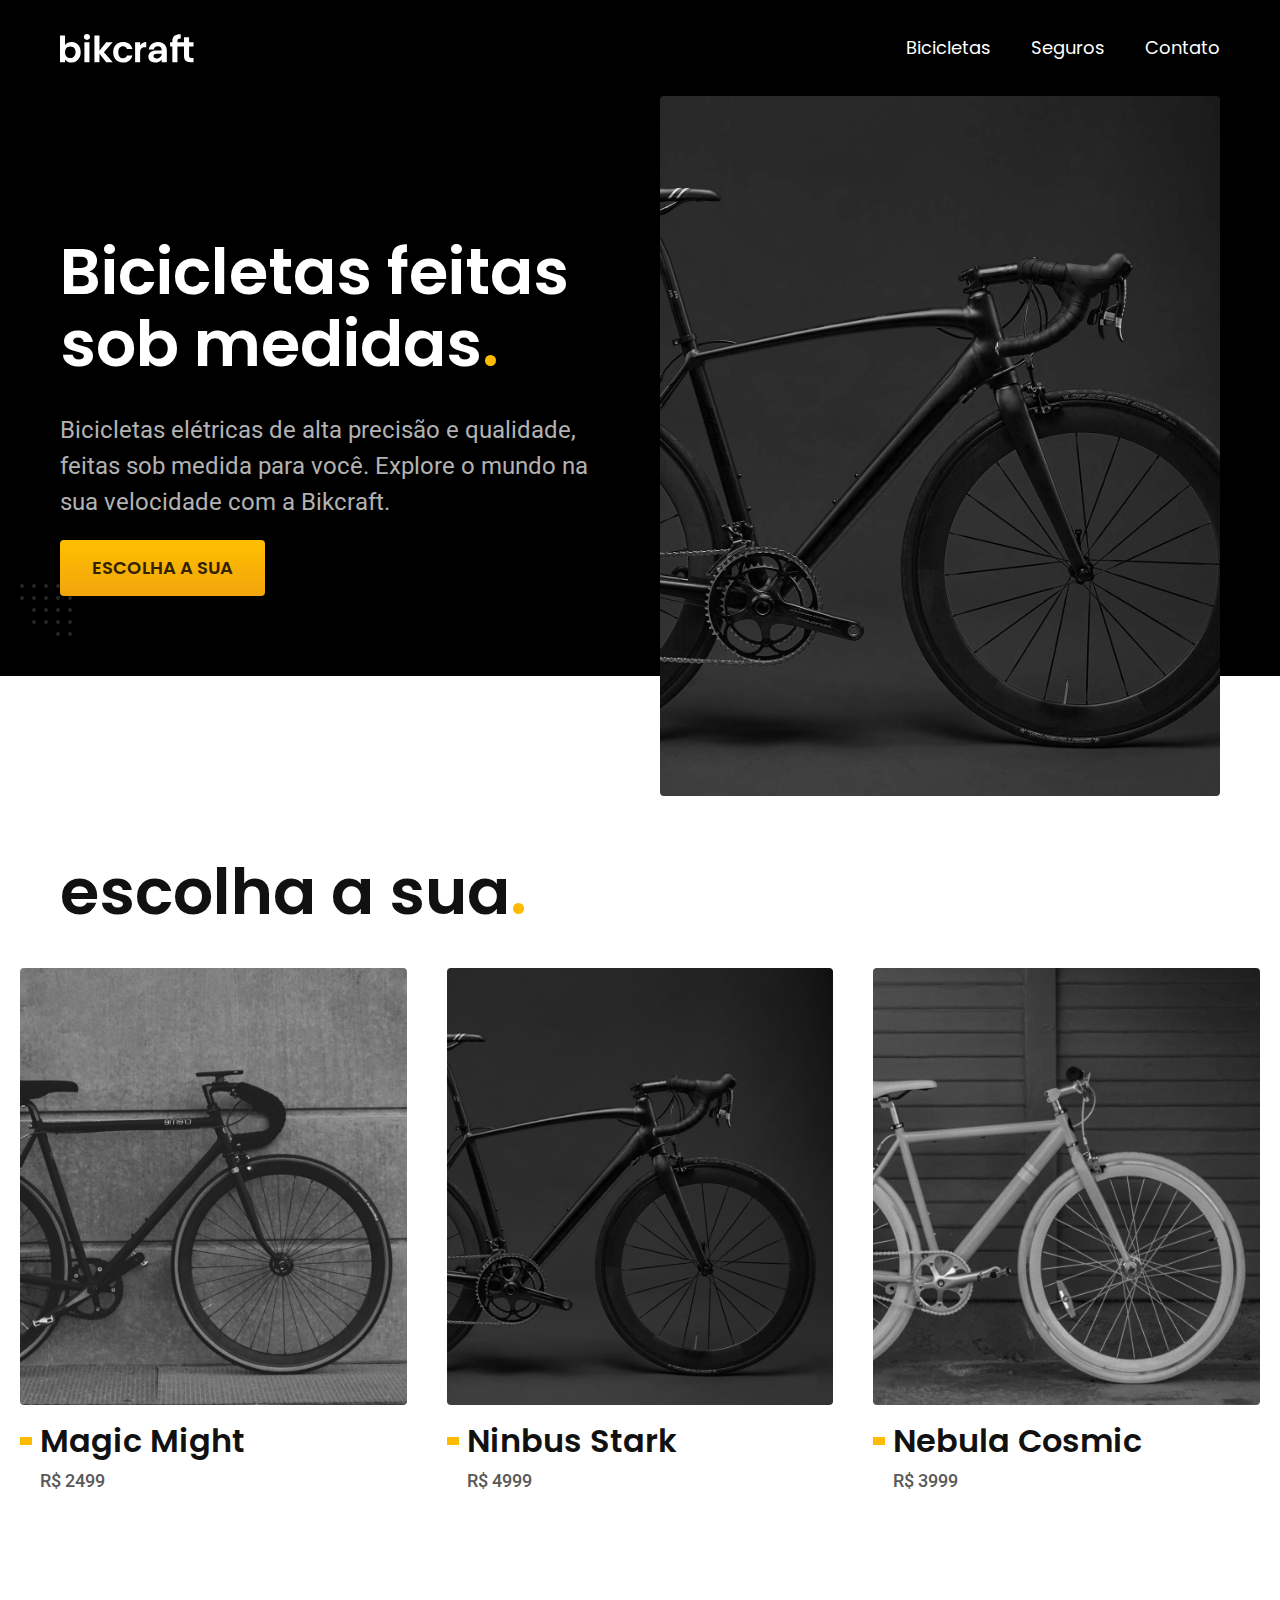
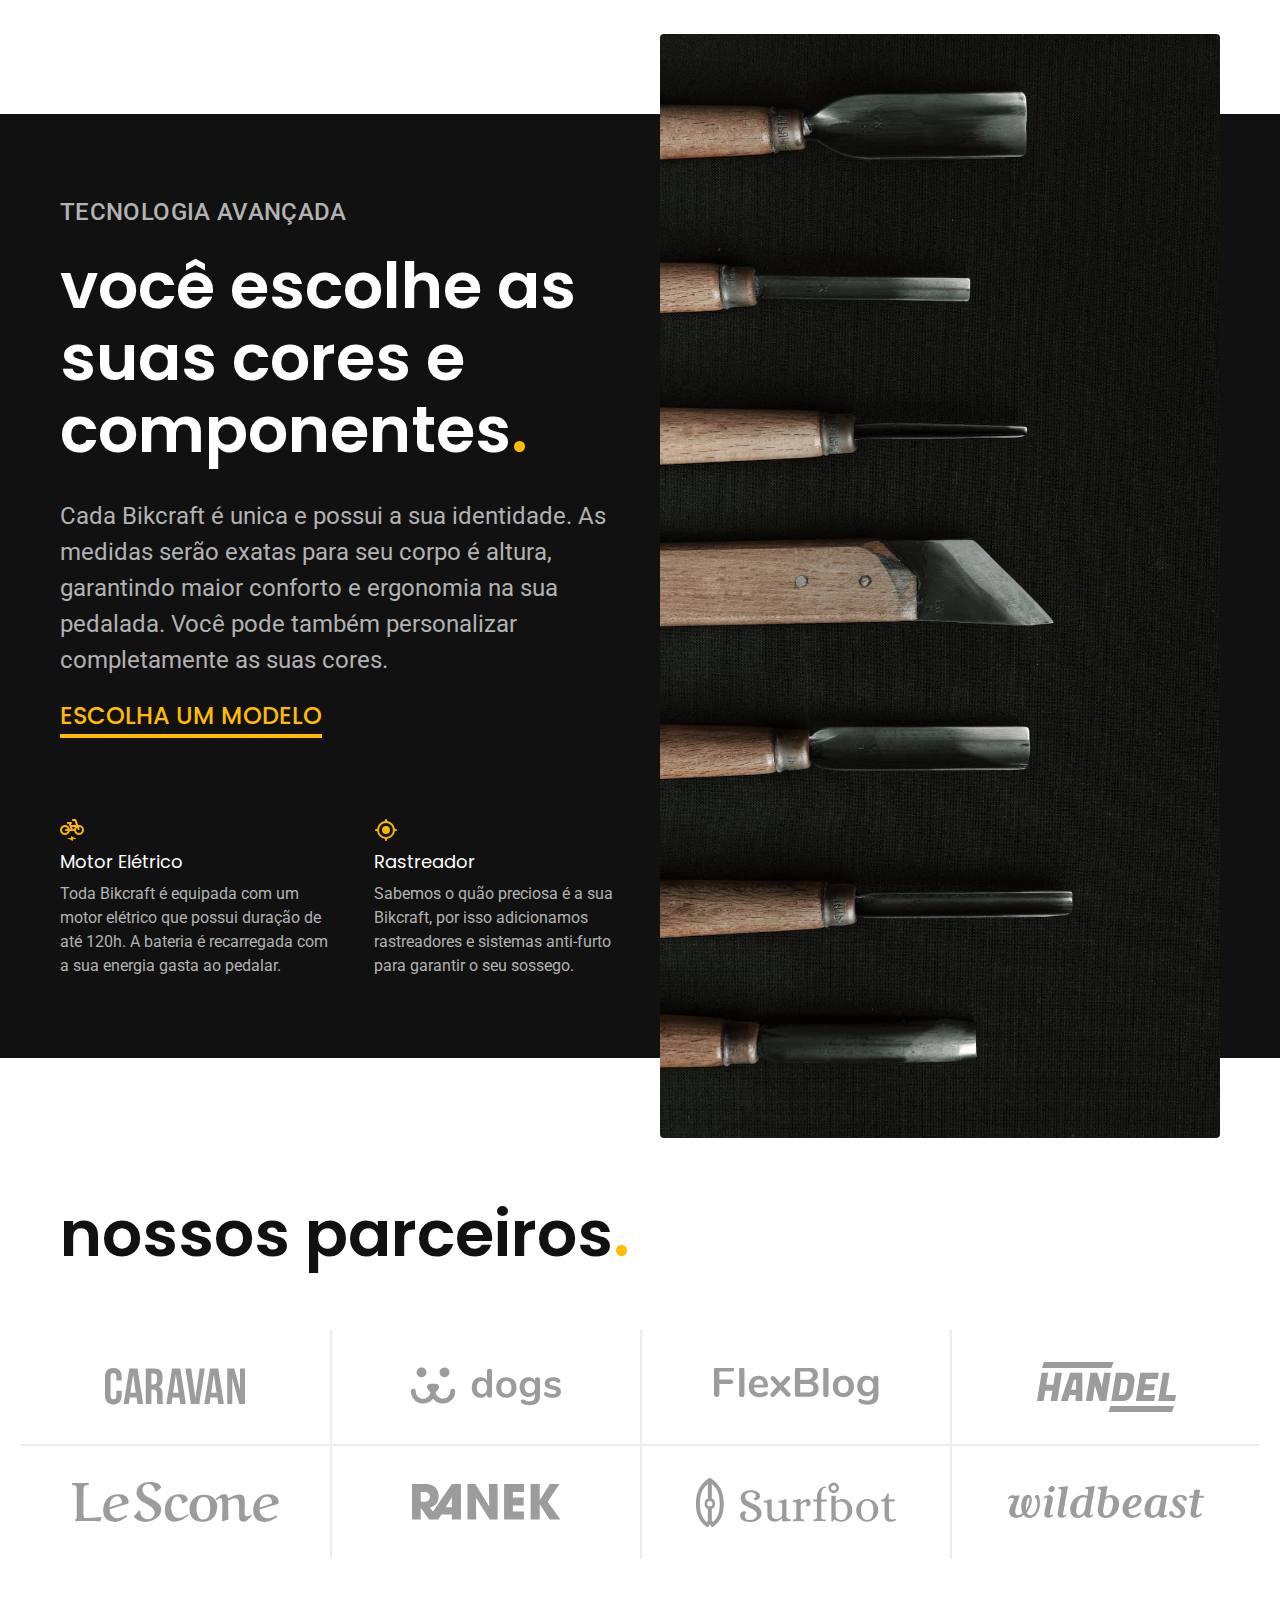
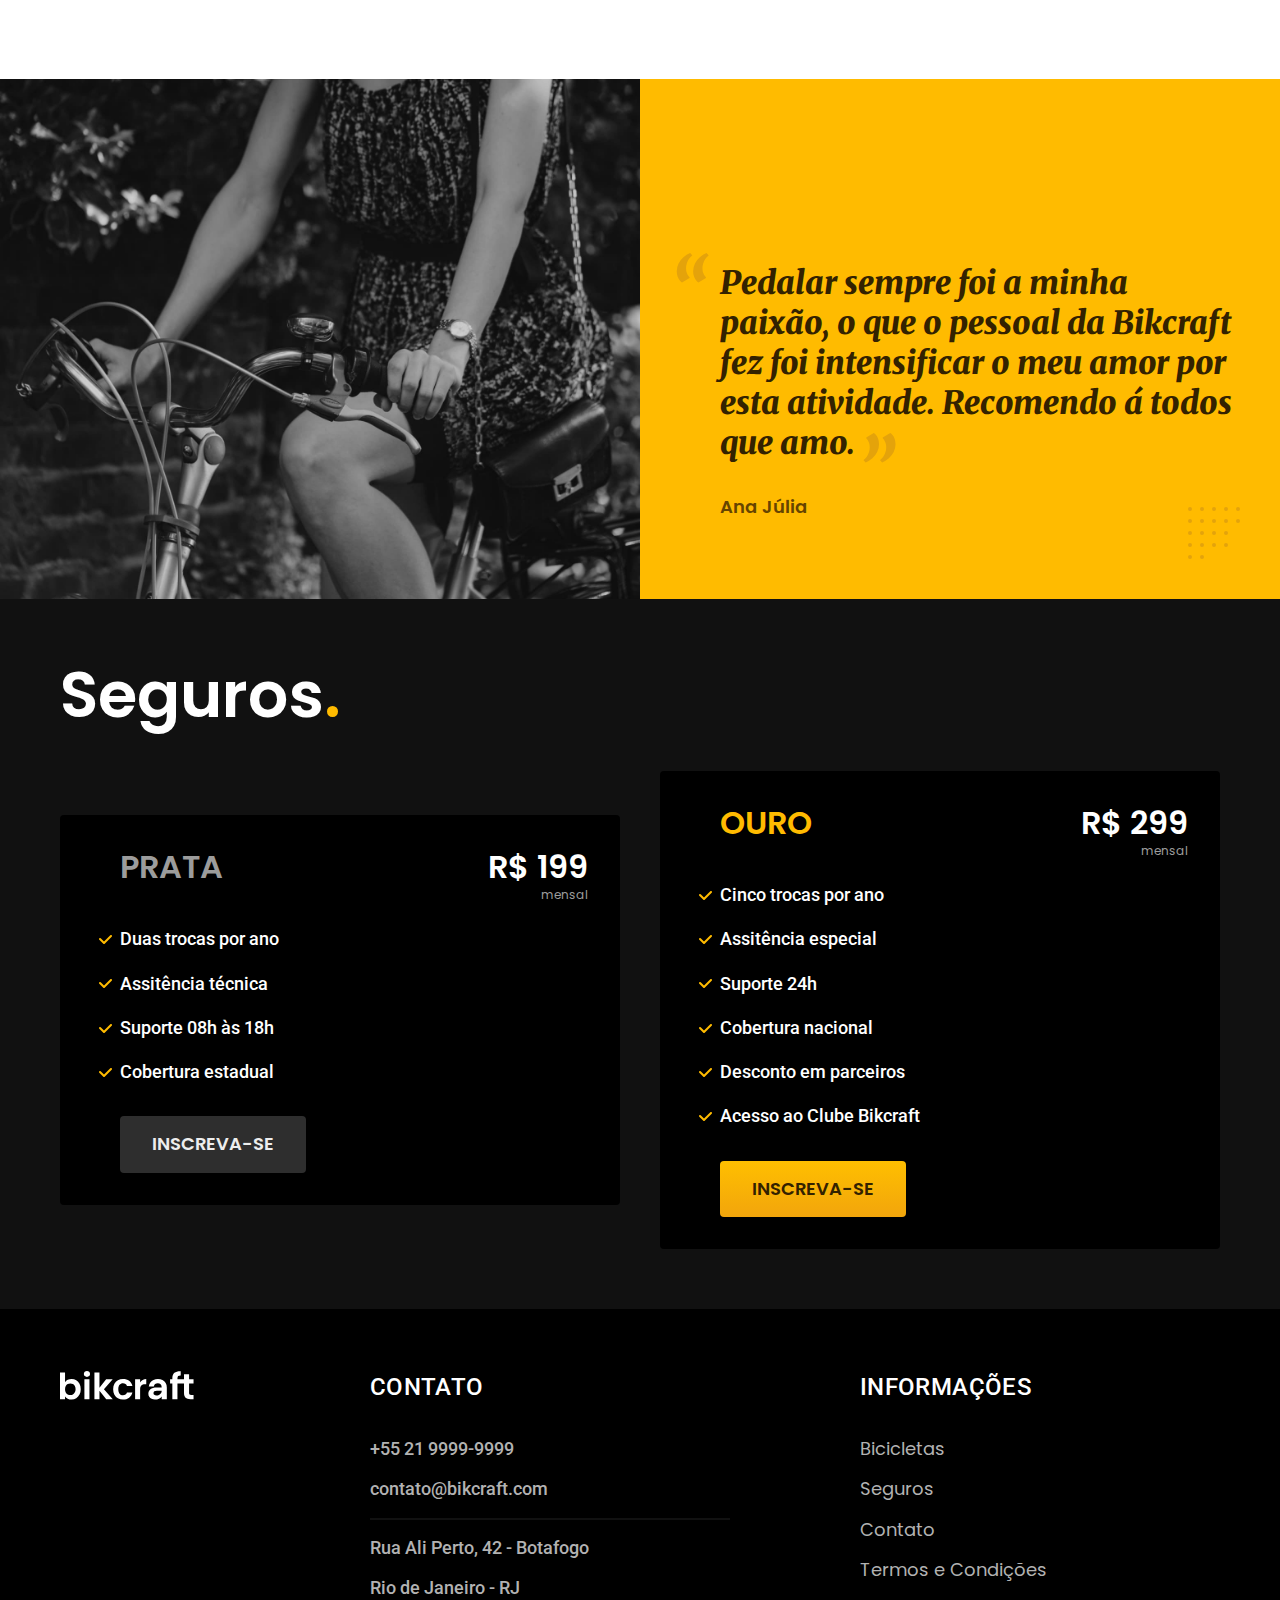
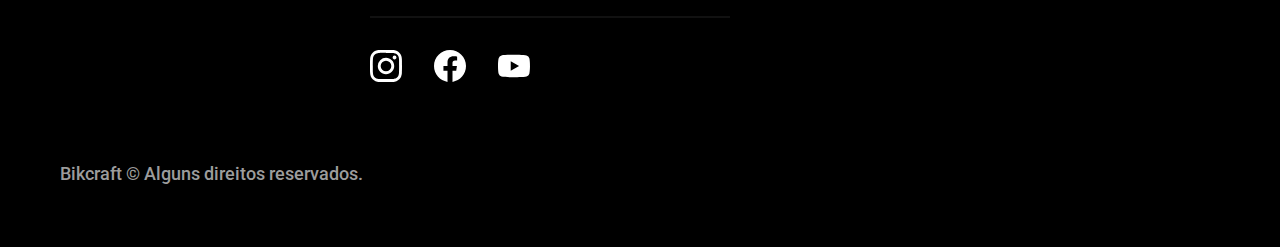
<file: index.html>
<!DOCTYPE html>
<html lang="pt-br">

<head>
  <meta charset="UTF-8">
  <meta name="viewport" content="width=device-width, initial-scale=1.0">

  <title>Bikcraft - Bicicletas Elétricas</title>
  <meta name="description" content="Bicicletas elétricas de alta precisão e qualidade,  feitas sob medida para o cliente. Explore o mundo na sua velocidade com a Bikcraft.">

  <link rel="icon" href="./favicon.svg" type="image/svg+xml">
  <link rel="preload" href="./css/style.min.css" as="style">
  <link rel="stylesheet" href="./css/style.min.css">

  <link rel="preconnect" href="https://fonts.googleapis.com">
  <link rel="preconnect" href="https://fonts.gstatic.com" crossorigin>
  <link href="https://fonts.googleapis.com/css2?family=Merriweather:ital,wght@1,900&family=Poppins:wght@400;600&family=Roboto:wght@400;500&display=swap" rel="stylesheet">

  <script>document.documentElement.classList.add("js");</script>
</head>

<body>
  <header class="header-bg">
    <div class="header container">
      <a href="./">
        <img src="./img/bikcraft.svg" width="136" height="32" alt="Bikcraft">
      </a>
      <nav aria-label="primaria">
        <ul class="header-menu font-1-m cor-0">
          <li><a href="./bicicletas.html">Bicicletas</a></li>
          <li><a href="./seguros.html">Seguros</a></li>
          <li><a href="./contato.html">Contato</a></li>
        </ul>
      </nav>
    </div>
  </header>

  <main class="introducao-bg">
    <div class="introducao container">
      <div class="introducao-conteudo">
        <h1 class="font-1-xxl cor-0 fadeInDown" data-anime="200">Bicicletas feitas sob medidas<span class="cor-p1">.</span></h1>
        <p class="font-2-l cor-5 fadeInDown" data-anime="400">Bicicletas elétricas de alta precisão e qualidade, feitas sob medida para você. Explore o mundo na sua velocidade com a Bikcraft.</p>
        <a class="botao fadeInDown" href="bicicletas.html" data-anime="600">Escolha a sua</a>
      </div>
      <picture data-anime="800" class="fadeInDown">
        <source media="(max-width: 800px)" srcset="./img/bicicletas/nimbus.jpg">
        <img src="./img/fotos/introducao.jpg" width="1280" height="1600" alt="Bicicleta elétrica preta.">
      </picture>
    </div>
  </main>

  <article class="bicicletas-lista">
    <h2 class="container font-1-xxl">escolha a sua<span class="cor-p1">.</span></h2>
    <ul>
      <li>
        <a href="./bicicletas/magic.html">
          <img src="./img/bicicletas/magic-home.jpg" width="920" height="1040" alt="Bicicleta preta">
          <h3 class="font-1-xl">Magic Might</h3>
          <span class="font-2-m cor-8">R$ 2499</span>
        </a>
      </li>
      <li>
        <a href="./bicicletas/nimbus.html">
          <img src="./img/bicicletas/nimbus-home.jpg" width="920" height="1040" alt="Bicicleta preta">
          <h3 class="font-1-xl">Ninbus Stark</h3>
          <span class="font-2-m cor-8">R$ 4999</span>
        </a>
      </li>
      <li>
        <a href="./bicicletas/nebula.html">
          <img src="./img/bicicletas/nebula-home.jpg" width="920" height="1040" alt="Bicicleta preta">
          <h3 class="font-1-xl">Nebula Cosmic</h3>
          <span class="font-2-m cor-8">R$ 3999</span>
        </a>
      </li>
    </ul>
  </article>
  <article class="tecnologia-bg">
    <div class="tecnologia container">
      <div class="tecnologia-conteudo">
        <span class="font-2-l-b cor-5">Tecnologia Avançada</span>
        <h2 class="font-1-xxl cor-0">você escolhe as suas cores e componentes<span class="cor-p1">.</span></h2>
        <p class="font-2-l cor-5">Cada Bikcraft é unica e possui a sua identidade. As medidas serão exatas para seu corpo é altura, garantindo maior conforto e ergonomia na sua pedalada. Você pode também personalizar completamente as suas cores.</p>
        <a class="link" href="./bicicletas.html">Escolha um modelo</a>
        <div class="tecnologia-vantagens">
          <div>
            <img src="./img/icones/eletrica.svg" width="24" height="24" alt="">
            <h3 class="font-1-m cor-0">Motor Elétrico</h3>
            <p class="font-2-s cor-5">Toda Bikcraft é equipada com um motor elétrico que possui duração de até 120h. A bateria é recarregada com a sua energia gasta ao pedalar.</p>
          </div>
          <div>
            <img src="./img/icones/rastreador.svg" width="24" height="24" alt="">
            <h3 class="font-1-m cor-0">Rastreador</h3>
            <p class="font-2-s cor-5">Sabemos o quão preciosa é a sua Bikcraft, por isso adicionamos rastreadores e sistemas anti-furto para garantir o seu sossego.</p>
          </div>
        </div>
      </div>
      <div class="tecnologia-imagem">
        <img src="./img/fotos/tecnologia.jpg" width="1200" height="1920" alt="">
      </div>
    </div>
  </article>
  <section class="parceiros" aria-label="Nossos Parceiros">
    <h2 class="container font-1-xxl">nossos parceiros<span class="cor-p1">.</span></h2>
    <ul>
      <li><img src="img/parceiros/caravan.svg" width="140" height="38" alt="caravan"></li>
      <li><img src="img/parceiros/dogs.svg" width="152" height="39" alt="dogs"></li>
      <li><img src="img/parceiros/flexblog.svg" width="165" height="38" alt="flexblog"></li>
      <li><img src="img/parceiros/handel.svg" width="139" height="50" alt="handel"></li>
      <li><img src="img/parceiros/lescone.svg" width="208" height="41" alt="lescone"></li>
      <li><img src="img/parceiros/ranek.svg" width="149" height="36" alt="ranek"></li>
      <li><img src="img/parceiros/surfbot.svg" width="200" height="49" alt="surfbot"></li>
      <li><img src="img/parceiros/wildbeast.svg" width="196" height="34" alt="wildbeast"></li>
    </ul>
  </section>
  <section class="depoimento" aria-label="Depoimento">
    <div>
      <img src="img/fotos/depoimento.jpg" width="1560" height="1360" alt="Pessoa pedalanda uma bicicleta Bikcraft">
    </div>
    <div class="depoimento-conteudo">
      <blockquote class="font-1-xl cor-p5">
        <p>Pedalar sempre foi a minha paixão, o que o pessoal da Bikcraft fez foi intensificar o meu amor por esta atividade. Recomendo á todos que amo.</p>
      </blockquote>
      <span class="font-1-m-b cor-p4">Ana Júlia</span>
    </div>
  </section>
  <article class="seguros-bg">
    <div class="seguros container">
      <h2 class="font-1-xxl cor-0">Seguros<span class="cor-p1">.</span></h2>
      <div class="seguros-item">
        <h3 class="font-1-xl cor-6">PRATA</h3>
        <span class="font-1-xl cor-0">R$ 199 <span class="font-1-xs cor-6">mensal</span></span>
        <ul class="font-2-m cor-0">
          <li>Duas trocas por ano</li>
          <li>Assitência técnica</li>
          <li>Suporte 08h às 18h</li>
          <li>Cobertura estadual</li>
        </ul>
        <a class="botao secundario" href="./orcamento.html?tipo=seguro&produto=prata">Inscreva-se</a>
      </div>

      <div class="seguros-item">
        <h3 class="font-1-xl cor-p1">OURO</h3>
        <span class="font-1-xl cor-0">R$ 299 <span class="font-1-xs cor-6">mensal</span></span>
        <ul class="font-2-m cor-0">
          <li>Cinco trocas por ano</li>
          <li>Assitência especial</li>
          <li>Suporte 24h</li>
          <li>Cobertura nacional</li>
          <li>Desconto em parceiros</li>
          <li>Acesso ao Clube Bikcraft</li>
        </ul>
        <a class="botao" href="./orcamento.html?tipo=seguro&produto=ouro">Inscreva-se</a>
      </div>
    </div>
  </article>

  <footer class="footer-bg">
    <div class="footer container">
      <img src="img/bikcraft.svg" width="136" height="32" alt="Bikcraft">
      <div class="footer-contato">
        <h3 class="font-2-l-b cor-0">Contato</h3>
        <ul class="font-2-m cor-5">
          <li><a href="tel:+552199999999">+55 21 9999-9999</a></li>
          <li><a href="mailto:contato@bikcraft.com">contato@bikcraft.com</a></li>
          <li>Rua Ali Perto, 42 - Botafogo</li>
          <li>Rio de Janeiro - RJ</li>
        </ul>
        <div class="footer-redes">
          <a href="./">
            <img src="./img/redes/instagram.svg" width="32" height="32" alt="Instagram">
          </a>
          <a href="./">
            <img src="img/redes/facebook.svg" width="32" height="32" alt="Facebook">
          </a>
          <a href="./">
            <img src="img/redes/youtube.svg" width="32" height="32" alt="Youtube">
          </a>
        </div>
      </div>
      <div class="footer-informacoes">
        <h3 class="font-2-l-b cor-0">Informações</h3>
        <nav>
          <ul class="font-1-m cor-5">
            <li><a href="bicicletas.html">Bicicletas</a></li>
            <li><a href="./seguros.html">Seguros</a></li>
            <li><a href="./contato.html">Contato</a></li>
            <li><a href="./termos.html">Termos e Condições</a></li>
          </ul>
        </nav>
      </div>
      <p class="footer-copy font-2-m cor-6">Bikcraft © Alguns direitos reservados.</p>
    </div>
  </footer>

  <script src="js/plugins/simple-anime.js"></script>
  <script src="./js/script.js"></script>
</body>

</html>
</file>
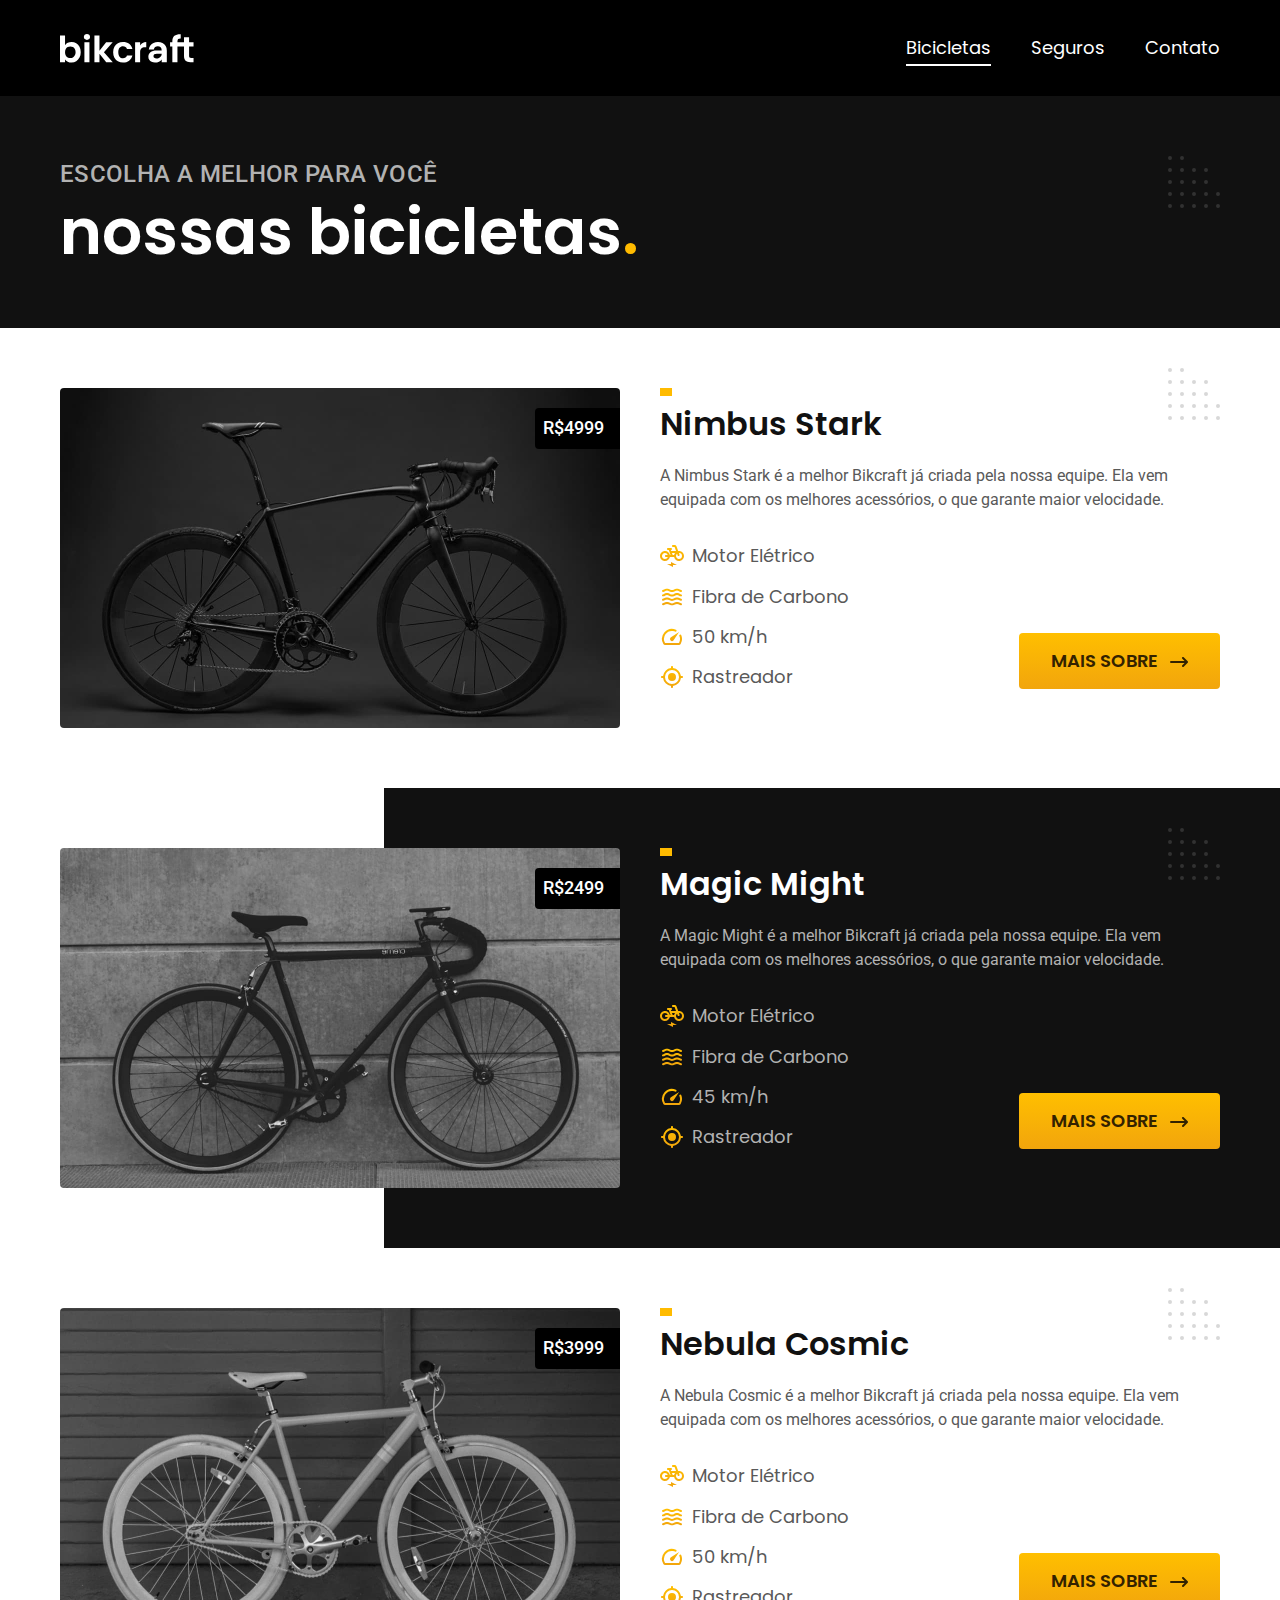
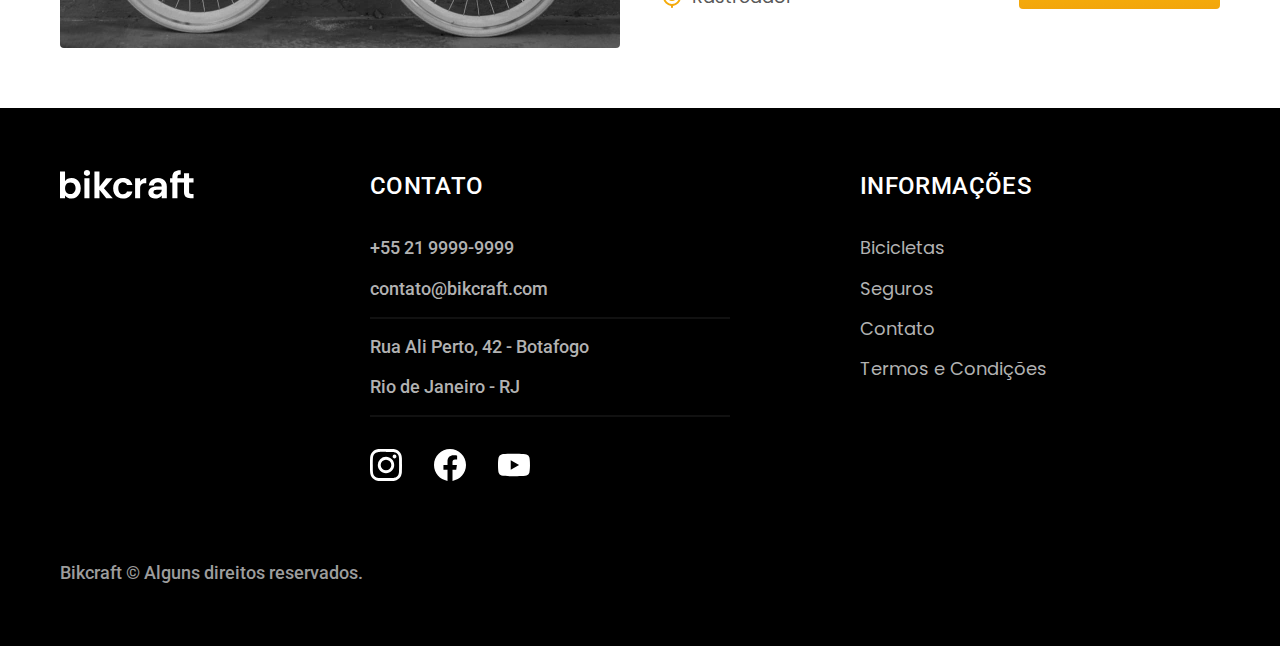
<file: bicicletas.html>
<!DOCTYPE html>
<html lang="pt-br">

<head>
  <meta charset="UTF-8">
  <meta name="viewport" content="width=device-width, initial-scale=1.0">

  <title>Bicicletas | Bikcraft</title>
  <meta name="description" content="Bicicletas.">

  <link rel="icon" href="./favicon.svg" type="image/svg+xml">
  <link rel="preload" href="./css/style.min.css" as="style">
  <link rel="stylesheet" href="./css/style.min.css">

  <link rel="preconnect" href="https://fonts.googleapis.com">
  <link rel="preconnect" href="https://fonts.gstatic.com" crossorigin>
  <link href="https://fonts.googleapis.com/css2?family=Merriweather:ital,wght@1,900&family=Poppins:wght@400;600&family=Roboto:wght@400;500&display=swap" rel="stylesheet">
  <script>document.documentElement.classList.add("js");</script>
</head>

<body id="bicicletas">
  <header class="header-bg">
    <div class="header container">
      <a href="./">
        <img src="./img/bikcraft.svg" alt="Bikcraft">
      </a>
      <nav aria-label="primaria">
        <ul class="header-menu font-1-m cor-0">
          <li><a href="bicicletas.html">Bicicletas</a></li>
          <li><a href="./seguros.html">Seguros</a></li>
          <li><a href="./contato.html">Contato</a></li>
        </ul>
      </nav>
    </div>
  </header>

  <main>
    <div class="titulo-bg">
      <div class="titulo container">
        <p class="font-2-l-b cor-5 fadeInDown" data-anime="400">Escolha a melhor para você</p>
        <h1 class="font-1-xxl cor-0 fadeInDown" data-anime="200">nossas bicicletas<span class="cor-p1">.</span></h1>
      </div>
    </div>

    <div class="bicicletas container fadeInLeft" data-anime="200">
      <div class="bicicletas-imagem">
        <img src="img/bicicletas/nimbus.jpg" alt="Bicicleta preta">
        <span class="font-2-m cor-0">R$4999</span>
      </div>

      <div class="bicicletas-conteudo">
        <h2 class="font-1-xl">Nimbus Stark</h2>
        <p class="font-2-s cor-8">A Nimbus Stark é a melhor Bikcraft já criada pela nossa equipe. Ela vem equipada com os melhores acessórios, o que garante maior velocidade.</p>

        <ul class="font-1-m cor-8">
          <li><img src="img/icones/eletrica.svg" alt="">
            Motor Elétrico</li>
          <li><img src="img/icones/carbono.svg" alt="">
            Fibra de Carbono</li>
          <li><img src="img/icones/velocidade.svg" alt="">
            50 km/h</li>
          <li><img src="img/icones/rastreador.svg" alt="">
            Rastreador</li>
        </ul>
        <a class="botao seta" href="./bicicletas/nimbus.html">Mais sobre</a>
      </div>
    </div>

    <div class="bicicletas-bg">
      <div class="bicicletas container">
        <div class="bicicletas-imagem">
          <img src="img/bicicletas/magic.jpg" alt="Bicicleta preta">
          <span class="font-2-m cor-0">R$2499</span>
        </div>

        <div class="bicicletas-conteudo">
          <h2 class="font-1-xl cor-0">Magic Might</h2>
          <p class="font-2-s cor-5">A Magic Might é a melhor Bikcraft já criada pela nossa equipe. Ela vem equipada com os melhores acessórios, o que garante maior velocidade.</p>

          <ul class="font-1-m cor-5">
            <li><img src="img/icones/eletrica.svg" alt="">
              Motor Elétrico</li>
            <li><img src="img/icones/carbono.svg" alt="">
              Fibra de Carbono</li>
            <li><img src="img/icones/velocidade.svg" alt="">
              45 km/h</li>
            <li><img src="img/icones/rastreador.svg" alt="">
              Rastreador</li>
          </ul>
          <a class="botao seta" href="./bicicletas/magic.html">Mais sobre</a>
        </div>
      </div>
    </div>

    <div class="bicicletas container">
      <div class="bicicletas-imagem">
        <img src="img/bicicletas/nebula.jpg" alt="Bicicleta preta">
        <span class="font-2-m cor-0">R$3999</span>
      </div>

      <div class="bicicletas-conteudo">
        <h2 class="font-1-xl">Nebula Cosmic</h2>
        <p class="font-2-s cor-8">A Nebula Cosmic é a melhor Bikcraft já criada pela nossa equipe. Ela vem equipada com os melhores acessórios, o que garante maior velocidade.</p>

        <ul class="font-1-m cor-8">
          <li><img src="img/icones/eletrica.svg" alt="">
            Motor Elétrico</li>
          <li><img src="img/icones/carbono.svg" alt="">
            Fibra de Carbono</li>
          <li><img src="img/icones/velocidade.svg" alt="">
            50 km/h</li>
          <li><img src="img/icones/rastreador.svg" alt="">
            Rastreador</li>
        </ul>
        <a class="botao seta" href="./bicicletas/nebula.html">Mais sobre</a>
      </div>
    </div>

  </main>

  <footer class="footer-bg">
    <div class="footer container">
      <img src="img/bikcraft.svg" alt="Bikcraft">
      <div class="footer-contato">
        <h3 class="font-2-l-b cor-0">Contato</h3>
        <ul class="font-2-m cor-5">
          <li><a href="tel:+552199999999">+55 21 9999-9999</a></li>
          <li><a href="mailto:contato@bikcraft.com">contato@bikcraft.com</a></li>
          <li>Rua Ali Perto, 42 - Botafogo</li>
          <li>Rio de Janeiro - RJ</li>
        </ul>
        <div class="footer-redes">
          <a href="./">
            <img src="./img/redes/instagram.svg" alt="Instagram">
          </a>
          <a href="./">
            <img src="img/redes/facebook.svg" alt="Facebook">
          </a>
          <a href="./">
            <img src="img/redes/youtube.svg" alt="Youtube">
          </a>
        </div>
      </div>
      <div class="footer-informacoes">
        <h3 class="font-2-l-b cor-0">Informações</h3>
        <nav>
          <ul class="font-1-m cor-5">
            <li><a href="./bicicletas.html">Bicicletas</a></li>
            <li><a href="./seguros.html">Seguros</a></li>
            <li><a href="./contato.html">Contato</a></li>
            <li><a href="./termos.html">Termos e Condições</a></li>
          </ul>
        </nav>
      </div>
      <p class="footer-copy font-2-m cor-6">Bikcraft © Alguns direitos reservados.</p>
    </div>
  </footer>
  <script src="js/plugins/simple-anime.js"></script>
  <script src="./js/script.js"></script>
</body>

</html>
</file>
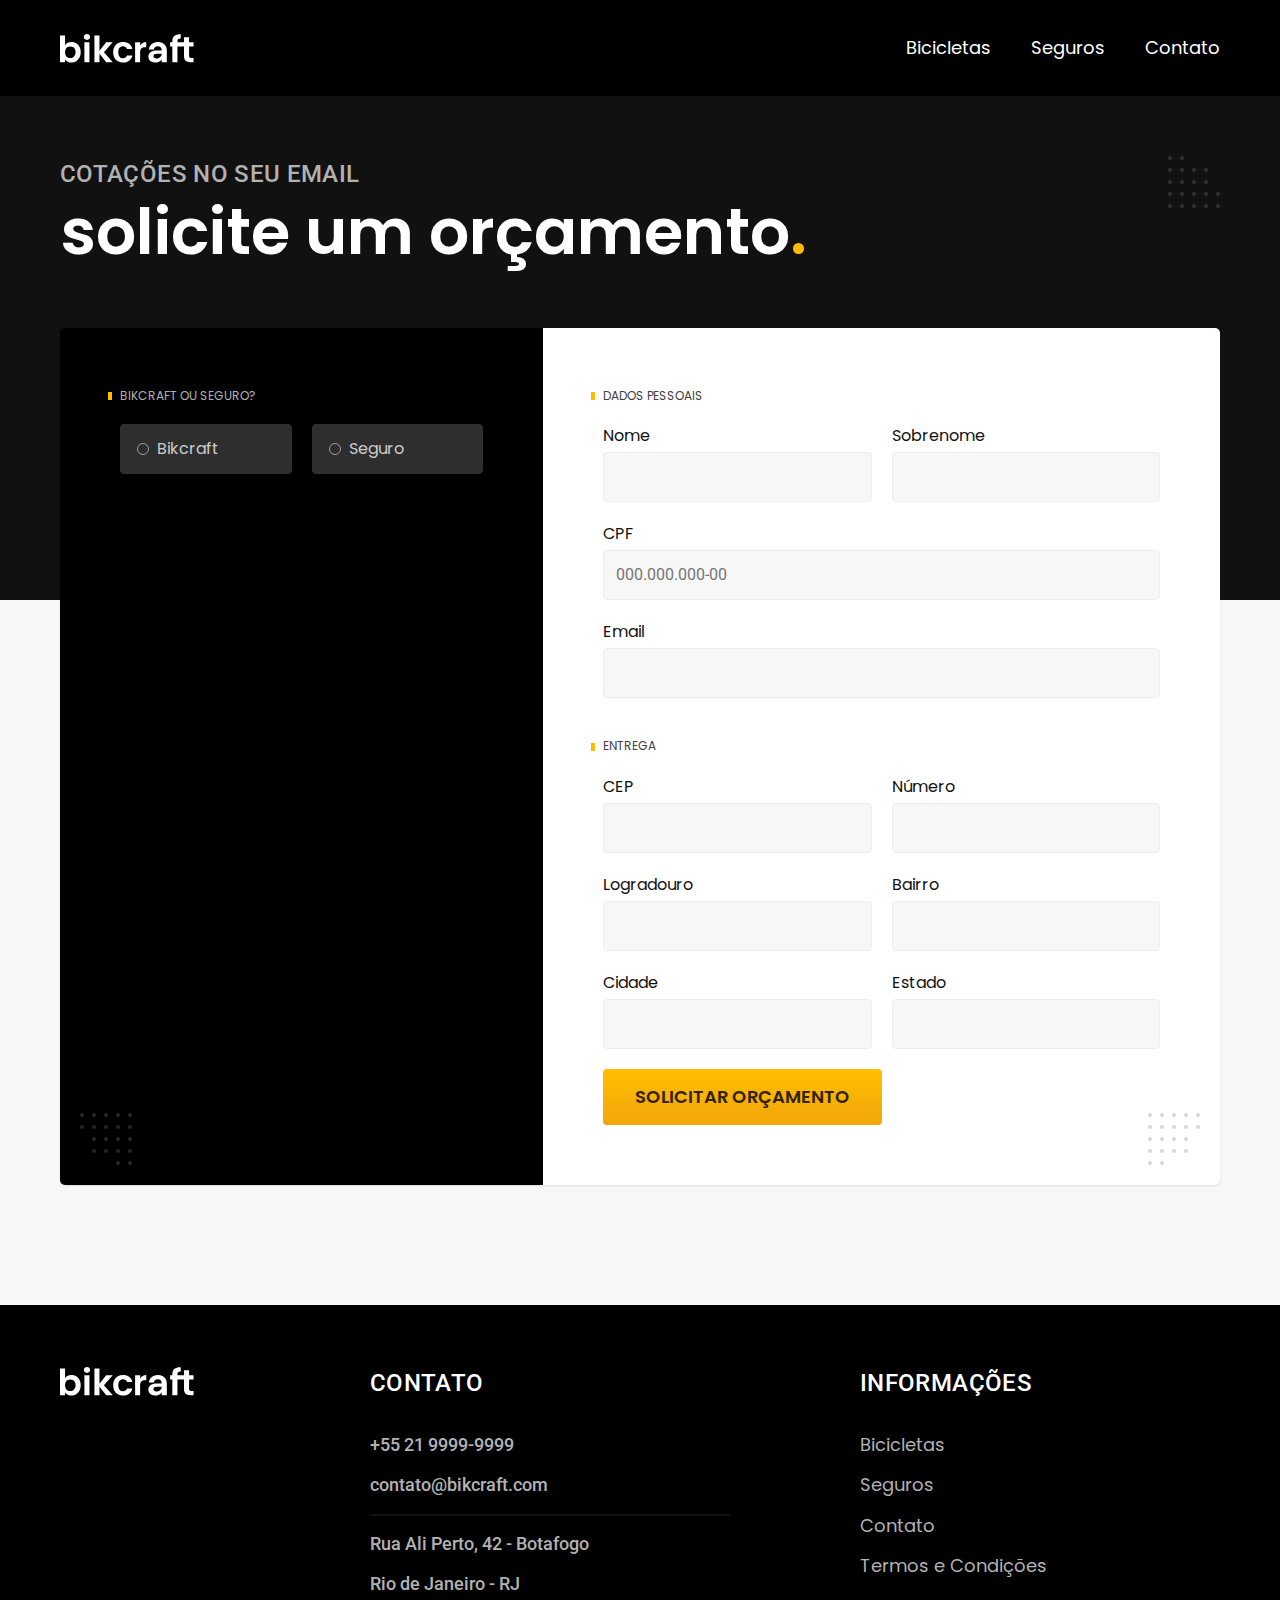
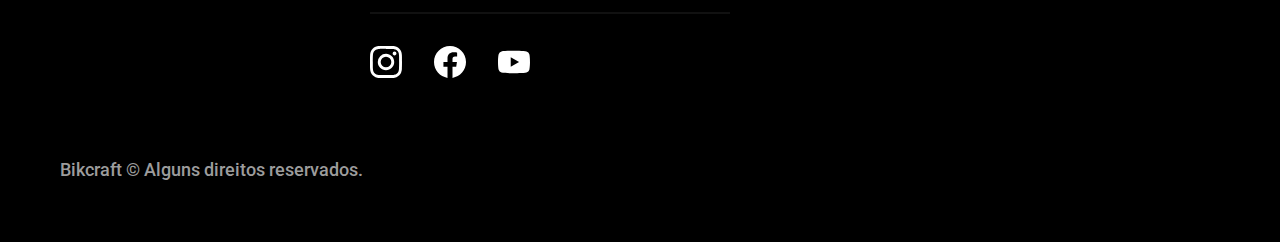
<file: orcamento.html>
<!DOCTYPE html>
<html lang="pt-br">

<head>
  <meta charset="UTF-8">
  <meta name="viewport" content="width=device-width, initial-scale=1.0">

  <title>Orçamento | Bikcraft</title>
  <meta name="description" content="Orçamento.">

  <link rel="icon" href="./favicon.svg" type="image/svg+xml">
  <link rel="preload" href="./css/style.min.css" as="style">
  <link rel="stylesheet" href="./css/style.min.css">

  <link rel="preconnect" href="https://fonts.googleapis.com">
  <link rel="preconnect" href="https://fonts.gstatic.com" crossorigin>
  <link href="https://fonts.googleapis.com/css2?family=Merriweather:ital,wght@1,900&family=Poppins:wght@400;600&family=Roboto:wght@400;500&display=swap" rel="stylesheet">
  <script>document.documentElement.classList.add("js");</script>
</head>

<body id="orcamento">
  <header class="header-bg">
    <div class="header container">
      <a href="./">
        <img src="./img/bikcraft.svg" alt="Bikcraft">
      </a>
      <nav aria-label="primaria">
        <ul class="header-menu font-1-m cor-0">
          <li><a href="bicicletas.html">Bicicletas</a></li>
          <li><a href="./seguros.html">Seguros</a></li>
          <li><a href="./contato.html">Contato</a></li>
        </ul>
      </nav>
    </div>
  </header>

  <main>
    <div class="titulo-bg">
      <div class="titulo container">
        <p class="font-2-l-b cor-5 fadeInDown" data-anime="400">Cotações no seu email</p>
        <h1 class="font-1-xxl cor-0 fadeInDown" data-anime="200">solicite um orçamento<span class="cor-p1">.</span></h1>
      </div>
    </div>

    <form class="orcamento container  fadeInLeft" action="./" data-anime="200">
      <div class="orcamento-produto" data-anime="600">
        <h2 class="font-1-xs cor-5">Bikcraft ou Seguro?</h2>

        <input type="radio" name="tipo" value="bikcraft" id="bikcraft">
        <label for="bikcraft">Bikcraft</label>

        <input type="radio" name="tipo" value="seguro" id="seguro">
        <label for="seguro">Seguro</label>

        <div class="orcamento-conteudo" id="orcamento-bikcraft">
          <h2 class="font-1-xs cor-5">Escolha a sua</h2>

          <input type="radio" name="produto" value="nimbus" id="nimbus">
          <label for="nimbus">Nimbus Stark <span>R$4999</span></label>
          <div class="orcamento-detalhes">
            <ul class="font-1-xs cor-8">
              <li> <img src="./img/icones/eletrica.svg" alt="">Motor Elétrico</li>
              <li> <img src="./img/icones/carbono.svg" alt="">Fibra de Carbono</li>
              <li> <img src="./img/icones/velocidade.svg" alt="">50 km/h</li>
              <li> <img src="./img/icones/rastreador.svg" alt="">Rastreador</li>
            </ul>
            <img src="./img/bicicletas/nimbus.jpg" alt="Bicicleta preta">
          </div>

          <input type="radio" name="produto" value="magic" id="magic">
          <label for="magic">Magic Might <span>R$2499</span></label>
          <div class="orcamento-detalhes">
            <ul class="font-1-xs cor-8">
              <li> <img src="./img/icones/eletrica.svg" alt="">Motor Elétrico</li>
              <li> <img src="./img/icones/carbono.svg" alt="">Fibra de Carbono</li>
              <li> <img src="./img/icones/velocidade.svg" alt="">45 km/h</li>
              <li> <img src="./img/icones/rastreador.svg" alt="">Rastreador</li>
            </ul>
            <img src="./img/bicicletas/magic.jpg" alt="Bicicleta preta">
          </div>

          <input type="radio" name="produto" value="nebula" id="nebula">
          <label for="nebula">Nebula Cosmic <span>R$3999</span></label>
          <div class="orcamento-detalhes">
            <ul class="font-1-xs cor-8">
              <li> <img src="./img/icones/eletrica.svg" alt="">Motor Elétrico</li>
              <li> <img src="./img/icones/carbono.svg" alt="">Fibra de Carbono</li>
              <li> <img src="./img/icones/velocidade.svg" alt="">40 km/h</li>
              <li> <img src="./img/icones/rastreador.svg" alt="">Rastreador</li>
            </ul>
            <img src="./img/bicicletas/nebula.jpg" alt="Bicicleta branca">
          </div>
        </div>

        <div class="orcamento-conteudo" id="orcamento-seguro">
          <h2 class="font-1-xs cor-5">Escolha o plano</h2>

          <input type="radio" name="produto" value="prata" id="prata">
          <label for="prata">Prata <span>R$199</span></label>

          <input type="radio" name="produto" value="ouro" id="ouro">
          <label for="ouro">Ouro <span>R$299</span></label>
        </div>

      </div>
      <div class="orcamento-dados form">
        <h2 class="font-1-xs cor-9 col-2">dados pessoais</h2>
        <div>
          <label for="nome">Nome</label>
          <input type="text" id="nome" name="nome">
        </div>
        <div>
          <label for="Sobrenome">Sobrenome</label>
          <input type="text" id="Sobrenome" name="Sobrenome">
        </div>
        <div class="col-2">
          <label for="cpf">CPF</label>
          <input type="text" id="cpf" name="cpf" placeholder="000.000.000-00">
        </div>
        <div class="col-2">
          <label for="email">Email</label>
          <input type="email" id="email" name="email">
        </div>
        <h2 class="font-1-xs cor-9 col-2">entrega</h2>
        <div>
          <label for="cep">CEP</label>
          <input type="text" id="cep" name="cep">
        </div>
        <div>
          <label for="numero">Número</label>
          <input type="text" id="numero" name="numero">
        </div>
        <div>
          <label for="logradouro">Logradouro</label>
          <input type="text" id="logradouro" name="logradouro">
        </div>
        <div>
          <label for="bairro">Bairro</label>
          <input type="text" id="bairro" name="bairro">
        </div>
        <div>
          <label for="cidade">Cidade</label>
          <input type="text" id="cidade" name="cidade">
        </div>
        <div>
          <label for="estado">Estado</label>
          <input type="text" id="estado" name="estado">
        </div>
        <button class="botao col-2">Solicitar Orçamento</button>
      </div>
    </form>
  </main>

  <footer class="footer-bg">
    <div class="footer container">
      <img src="img/bikcraft.svg" alt="Bikcraft">
      <div class="footer-contato">
        <h3 class="font-2-l-b cor-0">Contato</h3>
        <ul class="font-2-m cor-5">
          <li><a href="tel:+552199999999">+55 21 9999-9999</a></li>
          <li><a href="mailto:contato@bikcraft.com">contato@bikcraft.com</a></li>
          <li>Rua Ali Perto, 42 - Botafogo</li>
          <li>Rio de Janeiro - RJ</li>
        </ul>
        <div class="footer-redes">
          <a href="./">
            <img src="./img/redes/instagram.svg" alt="Instagram">
          </a>
          <a href="./">
            <img src="img/redes/facebook.svg" alt="Facebook">
          </a>
          <a href="./">
            <img src="img/redes/youtube.svg" alt="Youtube">
          </a>
        </div>
      </div>
      <div class="footer-informacoes">
        <h3 class="font-2-l-b cor-0">Informações</h3>
        <nav>
          <ul class="font-1-m cor-5">
            <li><a href="./bicicletas.html">Bicicletas</a></li>
            <li><a href="./seguros.html">Seguros</a></li>
            <li><a href="./contato.html">Contato</a></li>
            <li><a href="./termos.html">Termos e Condições</a></li>
          </ul>
        </nav>
      </div>
      <p class="footer-copy font-2-m cor-6">Bikcraft © Alguns direitos reservados.</p>
    </div>
  </footer>
  <script src="js/plugins/simple-anime.js"></script>
  <script src="./js/script.js"></script>
</body>

</html>
</file>
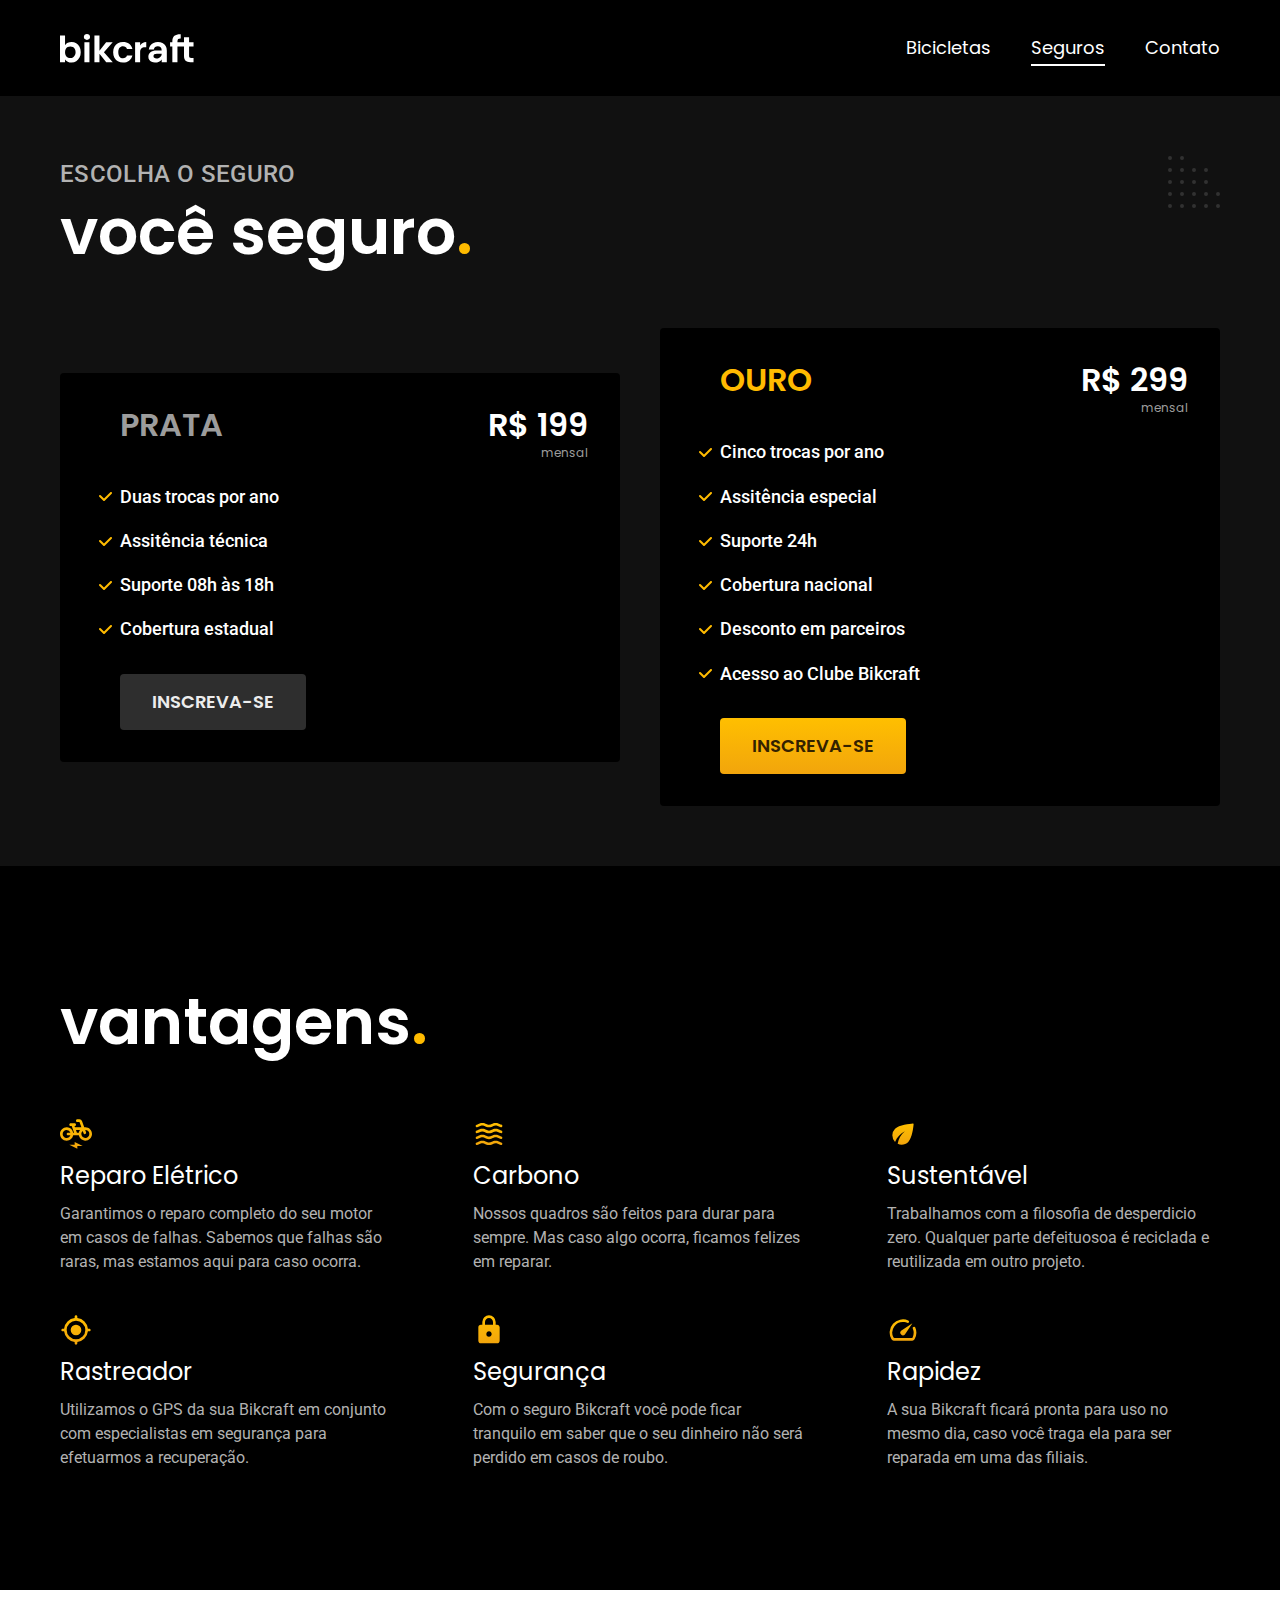
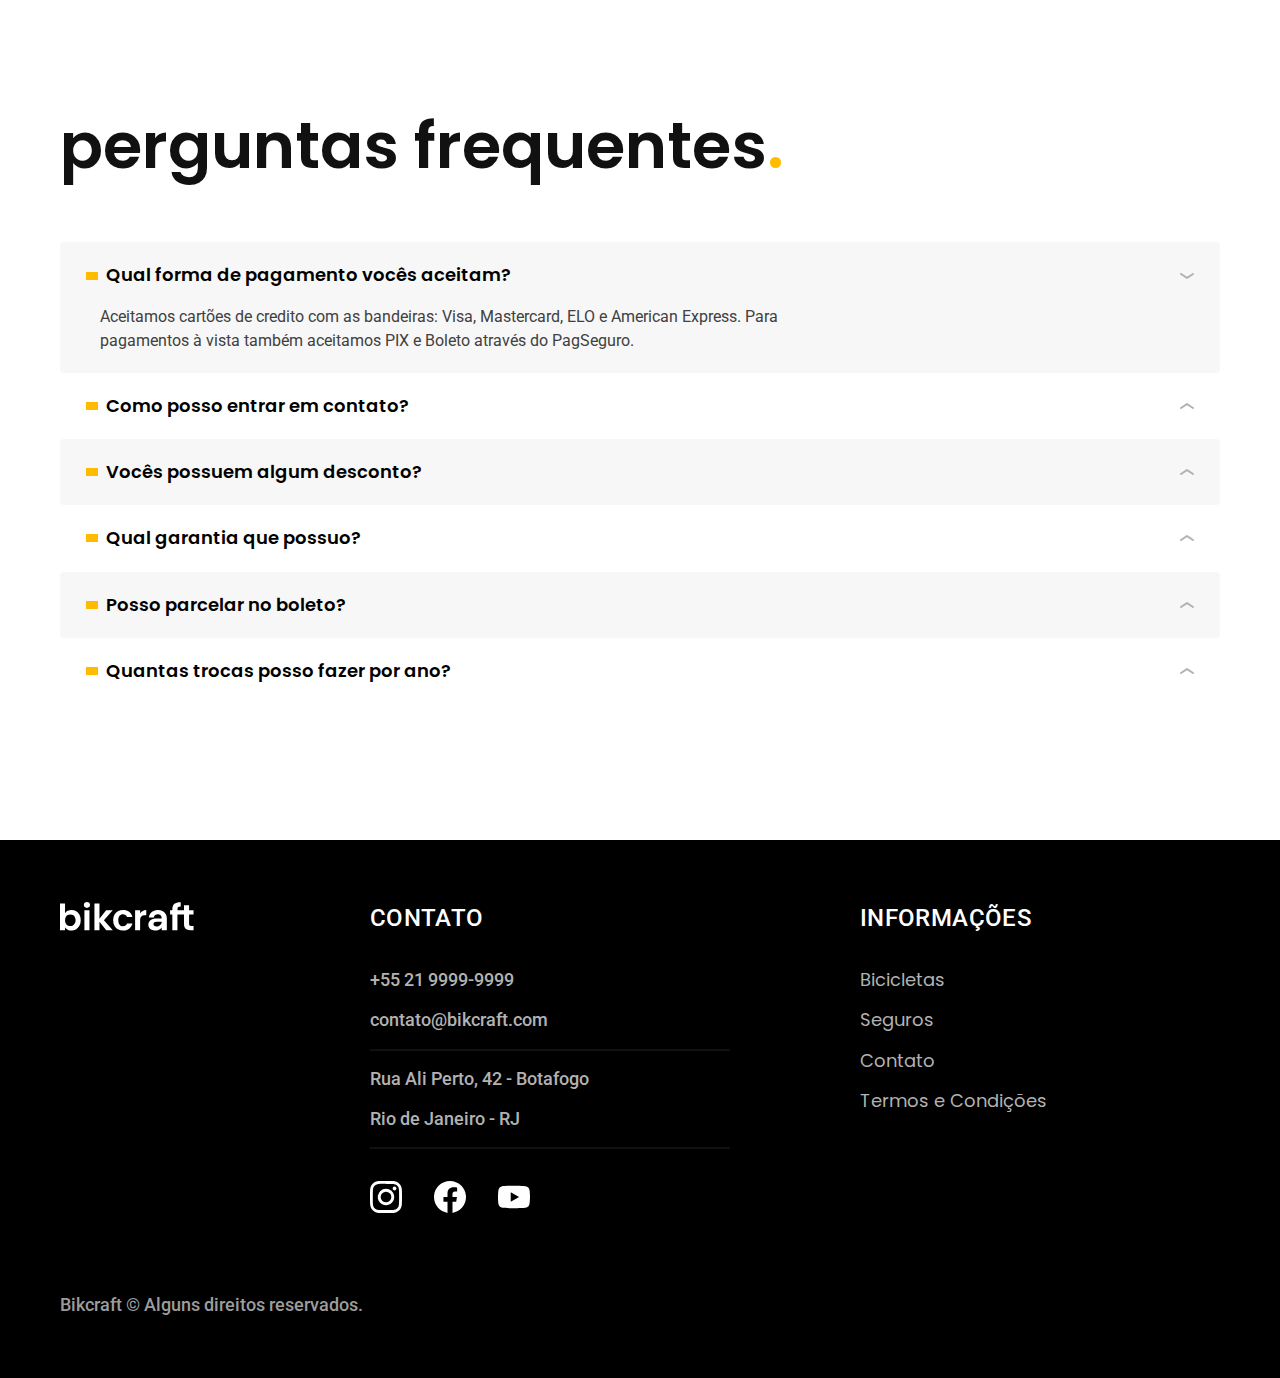
<file: seguros.html>
<!DOCTYPE html>
<html lang="pt-br">

<head>
  <meta charset="UTF-8">
  <meta name="viewport" content="width=device-width, initial-scale=1.0">

  <title>Seguros | Bikcraft</title>
  <meta name="description" content="Seguros.">

  <link rel="icon" href="./favicon.svg" type="image/svg+xml">
  <link rel="preload" href="./css/style.min.css" as="style">
  <link rel="stylesheet" href="./css/style.min.css">

  <link rel="preconnect" href="https://fonts.googleapis.com">
  <link rel="preconnect" href="https://fonts.gstatic.com" crossorigin>
  <link href="https://fonts.googleapis.com/css2?family=Merriweather:ital,wght@1,900&family=Poppins:wght@400;600&family=Roboto:wght@400;500&display=swap" rel="stylesheet">
  <script>document.documentElement.classList.add("js");</script>
</head>

<body id="seguros">
  <header class="header-bg">
    <div class="header container">
      <a href="./">
        <img src="./img/bikcraft.svg" alt="Bikcraft">
      </a>
      <nav aria-label="primaria">
        <ul class="header-menu font-1-m cor-0">
          <li><a href="bicicletas.html">Bicicletas</a></li>
          <li><a href="./seguros.html">Seguros</a></li>
          <li><a href="./contato.html">Contato</a></li>
        </ul>
      </nav>
    </div>
  </header>

  <main class="seguros-bg">
    <div class="titulo-bg">
      <div class="titulo container">
        <p class="font-2-l-b cor-5 fadeInDown" data-anime="400">Escolha o seguro</p>
        <h1 class="font-1-xxl cor-0 fadeInDown" data-anime="200">você seguro<span class="cor-p1">.</span></h1>
      </div>
    </div>

    <div class="seguros container">
      <div class="seguros-item fadeInLeft" data-anime="200">
        <h3 class="font-1-xl cor-6">PRATA</h3>
        <span class="font-1-xl cor-0">R$ 199 <span class="font-1-xs cor-6">mensal</span></span>
        <ul class="font-2-m cor-0">
          <li>Duas trocas por ano</li>
          <li>Assitência técnica</li>
          <li>Suporte 08h às 18h</li>
          <li>Cobertura estadual</li>
        </ul>
        <a class="botao secundario" href="./orcamento.html?tipo=seguro&produto=prata">Inscreva-se</a>
      </div>

      <div class="seguros-item fadeInRight" data-anime="400">
        <h3 class="font-1-xl cor-p1">OURO</h3>
        <span class="font-1-xl cor-0">R$ 299 <span class="font-1-xs cor-6">mensal</span></span>
        <ul class="font-2-m cor-0">
          <li>Cinco trocas por ano</li>
          <li>Assitência especial</li>
          <li>Suporte 24h</li>
          <li>Cobertura nacional</li>
          <li>Desconto em parceiros</li>
          <li>Acesso ao Clube Bikcraft</li>
        </ul>
        <a class="botao" href="./orcamento.html?tipo=seguro&produto=ouro">Inscreva-se</a>
      </div>
    </div>

  </main>
  <article class="vantagens-bg">
    <div class="vantagens container">
      <h2 class="font-1-xxl cor-0">vantagens<span class="cor-p1">.</span></h2>
      <ul>
        <li>
          <img src="img/icones/eletrica.svg" alt="">
          <h3 class="font-1-l cor-0">Reparo Elétrico</h3>
          <p class="font-2-s cor-5">Garantimos o reparo completo do seu motor em casos de falhas. Sabemos que falhas são raras, mas estamos aqui para caso ocorra.</p>
        </li>
        <li>
          <img src="img/icones/carbono.svg" alt="">
          <h3 class="font-1-l cor-0">Carbono</h3>
          <p class="font-2-s cor-5">Nossos quadros são feitos para durar para sempre. Mas caso algo ocorra, ficamos felizes em reparar.</p>
        </li>
        <li>
          <img src="img/icones/sustentavel.svg" alt="">
          <h3 class="font-1-l cor-0">Sustentável</h3>
          <p class="font-2-s cor-5">Trabalhamos com a filosofia de desperdicio zero. Qualquer parte defeituosoa é reciclada e reutilizada em outro projeto.</p>
        </li>
        <li>
          <img src="img/icones/rastreador.svg" alt="">
          <h3 class="font-1-l cor-0">Rastreador</h3>
          <p class="font-2-s cor-5">Utilizamos o GPS da sua Bikcraft em conjunto com especialistas em segurança para efetuarmos a recuperação.</p>
        </li>
        <li>
          <img src="img/icones/seguro.svg" alt="">
          <h3 class="font-1-l cor-0">Segurança</h3>
          <p class="font-2-s cor-5">Com o seguro Bikcraft você pode ficar tranquilo em saber que o seu dinheiro não será perdido em casos de roubo.</p>
        </li>
        <li>
          <img src="img/icones/velocidade.svg" alt="">
          <h3 class="font-1-l cor-0">Rapidez</h3>
          <p class="font-2-s cor-5">A sua Bikcraft ficará pronta para uso no mesmo dia, caso você traga ela para ser reparada em uma das filiais.</p>
        </li>
      </ul>
    </div>
  </article>

  <article class="perguntas container">
    <h2 class="font-1-xxl">perguntas frequentes<span class="cor-p1">.</span></h2>

    <dl>
      <div>
        <dt><button class="font-1-m-b" aria-controls="pergunta1" aria-expanded="true">Qual forma de pagamento vocês aceitam?</button></dt>
        <dd id="pergunta1" class="font-2-s cor-9 ativa">Aceitamos cartões de credito com as bandeiras: Visa, Mastercard, ELO e American Express. Para pagamentos à vista também aceitamos PIX e Boleto através do PagSeguro.</dd>
      </div>
      <div>
        <dt><button class="font-1-m-b" aria-controls="pergunta2" aria-expanded="false">Como posso entrar em contato?</button></dt>
        <dd id="pergunta2" class="font-2-s cor-9">Aceitamos cartões de credito com as bandeiras: Visa, Mastercard, ELO e American Express. Para pagamentos à vista também aceitamos PIX e Boleto através do PagSeguro.</dd>
      </div>
      <div>
        <dt><button class="font-1-m-b" aria-controls="pergunta3" aria-expanded="false">Vocês possuem algum desconto?</button></dt>
        <dd id="pergunta3" class="font-2-s cor-9">Aceitamos cartões de credito com as bandeiras: Visa, Mastercard, ELO e American Express. Para pagamentos à vista também aceitamos PIX e Boleto através do PagSeguro.</dd>
      </div>
      <div>
        <dt><button class="font-1-m-b" aria-controls="pergunta4" aria-expanded="false">Qual garantia que possuo?</button></dt>
        <dd id="pergunta4" class="font-2-s cor-9">Aceitamos cartões de credito com as bandeiras: Visa, Mastercard, ELO e American Express. Para pagamentos à vista também aceitamos PIX e Boleto através do PagSeguro.</dd>
      </div>
      <div>
        <dt><button class="font-1-m-b" aria-controls="pergunta5" aria-expanded="false">Posso parcelar no boleto?</button></dt>
        <dd id="pergunta5" class="font-2-s cor-9">Aceitamos cartões de credito com as bandeiras: Visa, Mastercard, ELO e American Express. Para pagamentos à vista também aceitamos PIX e Boleto através do PagSeguro.</dd>
      </div>
      <div>
        <dt><button class="font-1-m-b" aria-controls="pergunta6" aria-expanded="false">Quantas trocas posso fazer por ano?</button></dt>
        <dd id="pergunta6" class="font-2-s cor-9">Aceitamos cartões de credito com as bandeiras: Visa, Mastercard, ELO e American Express. Para pagamentos à vista também aceitamos PIX e Boleto através do PagSeguro.</dd>
      </div>
    </dl>
  </article>

  <footer class="footer-bg">
    <div class="footer container">
      <img src="img/bikcraft.svg" alt="Bikcraft">
      <div class="footer-contato">
        <h3 class="font-2-l-b cor-0">Contato</h3>
        <ul class="font-2-m cor-5">
          <li><a href="tel:+552199999999">+55 21 9999-9999</a></li>
          <li><a href="mailto:contato@bikcraft.com">contato@bikcraft.com</a></li>
          <li>Rua Ali Perto, 42 - Botafogo</li>
          <li>Rio de Janeiro - RJ</li>
        </ul>
        <div class="footer-redes">
          <a href="./">
            <img src="./img/redes/instagram.svg" alt="Instagram">
          </a>
          <a href="./">
            <img src="img/redes/facebook.svg" alt="Facebook">
          </a>
          <a href="./">
            <img src="img/redes/youtube.svg" alt="Youtube">
          </a>
        </div>
      </div>
      <div class="footer-informacoes">
        <h3 class="font-2-l-b cor-0">Informações</h3>
        <nav>
          <ul class="font-1-m cor-5">
            <li><a href="./bicicletas.html">Bicicletas</a></li>
            <li><a href="./seguros.html">Seguros</a></li>
            <li><a href="./contato.html">Contato</a></li>
            <li><a href="./termos.html">Termos e Condições</a></li>
          </ul>
        </nav>
      </div>
      <p class="footer-copy font-2-m cor-6">Bikcraft © Alguns direitos reservados.</p>
    </div>
  </footer>
  <script src="js/plugins/simple-anime.js"></script>
  <script src="./js/script.js"></script>
</body>

</html>
</file>
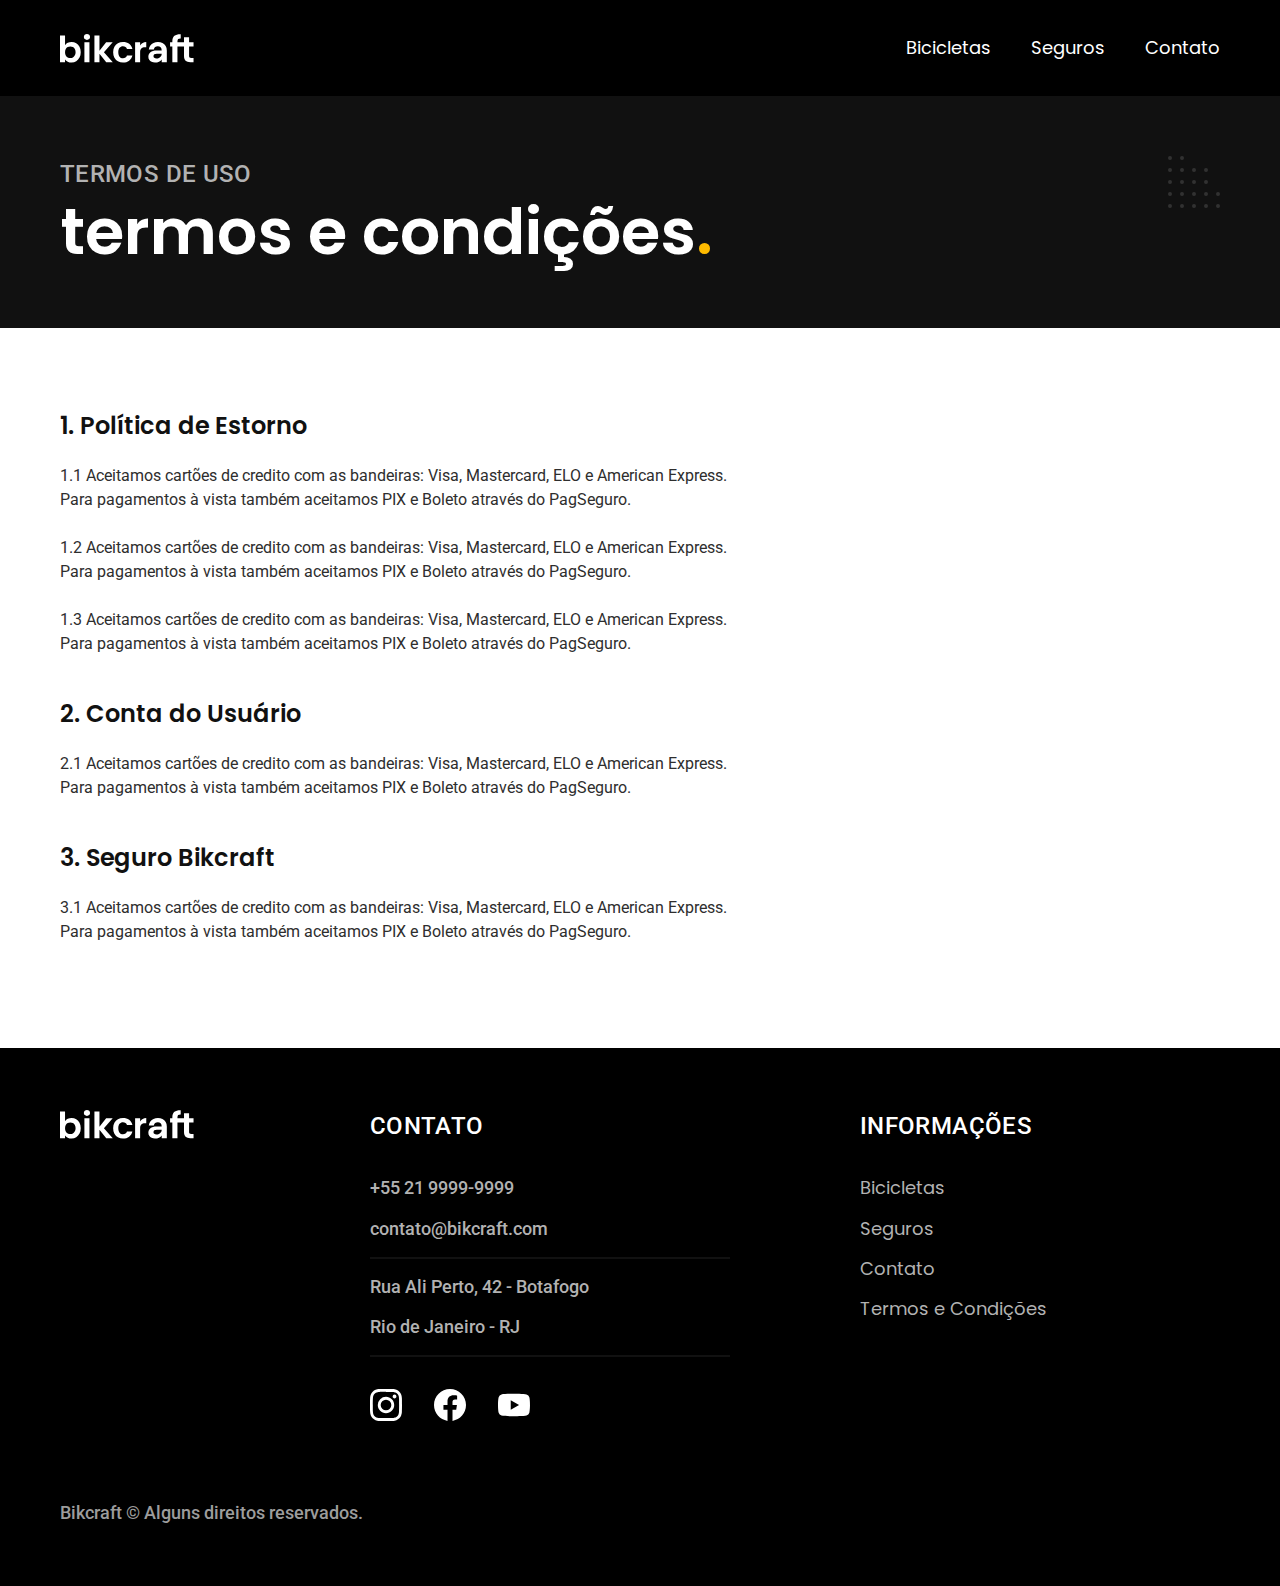
<file: termos.html>
<!DOCTYPE html>
<html lang="pt-br">

<head>
  <meta charset="UTF-8">
  <meta name="viewport" content="width=device-width, initial-scale=1.0">

  <title>Termos e Condições | Bikcraft</title>
  <meta name="description" content="Termos e condições.">

  <link rel="icon" href="./favicon.svg" type="image/svg+xml">
  <link rel="preload" href="./css/style.min.css" as="style">
  <link rel="stylesheet" href="./css/style.min.css">

  <link rel="preconnect" href="https://fonts.googleapis.com">
  <link rel="preconnect" href="https://fonts.gstatic.com" crossorigin>
  <link href="https://fonts.googleapis.com/css2?family=Merriweather:ital,wght@1,900&family=Poppins:wght@400;600&family=Roboto:wght@400;500&display=swap" rel="stylesheet">
  <script>document.documentElement.classList.add("js");</script>
</head>

<body id="termos">
  <header class="header-bg">
    <div class="header container">
      <a href="./">
        <img src="./img/bikcraft.svg" alt="Bikcraft">
      </a>
      <nav aria-label="primaria">
        <ul class="header-menu font-1-m cor-0">
          <li><a href="./bicicletas.html">Bicicletas</a></li>
          <li><a href="./seguros.html">Seguros</a></li>
          <li><a href="./contato.html">Contato</a></li>
        </ul>
      </nav>
    </div>
  </header>

  <main>
    <div class="titulo-bg">
      <div class="titulo container">
        <p class="font-2-l-b cor-5 fadeInDown" data-anime="400">Termos de uso</p>
        <h1 class="font-1-xxl cor-0 fadeInDown" data-anime="200">termos e condições<span class="cor-p1">.</span></h1>
      </div>
    </div>

    <div class="termos font-2-s cor-10 container fadeInLeft" data-anime="200">
      <h2 class="font-1-l cor-11">1. Política de Estorno</h2>
      <p>1.1 Aceitamos cartões de credito com as bandeiras: Visa, Mastercard, ELO e American Express. Para pagamentos à vista também aceitamos PIX e Boleto através do PagSeguro.</p>
      <p>1.2 Aceitamos cartões de credito com as bandeiras: Visa, Mastercard, ELO e American Express. Para pagamentos à vista também aceitamos PIX e Boleto através do PagSeguro.</p>
      <p>1.3 Aceitamos cartões de credito com as bandeiras: Visa, Mastercard, ELO e American Express. Para pagamentos à vista também aceitamos PIX e Boleto através do PagSeguro.</p>

      <h2 class="font-1-l cor-11">2. Conta do Usuário</h2>
      <p>2.1 Aceitamos cartões de credito com as bandeiras: Visa, Mastercard, ELO e American Express. Para pagamentos à vista também aceitamos PIX e Boleto através do PagSeguro.</p>

      <h2 class="font-1-l cor-11">3. Seguro Bikcraft</h2>
      <p>3.1 Aceitamos cartões de credito com as bandeiras: Visa, Mastercard, ELO e American Express. Para pagamentos à vista também aceitamos PIX e Boleto através do PagSeguro.</p>
    </div>
  </main>

  <footer class="footer-bg">
    <div class="footer container">
      <img src="img/bikcraft.svg" alt="Bikcraft">
      <div class="footer-contato">
        <h3 class="font-2-l-b cor-0">Contato</h3>
        <ul class="font-2-m cor-5">
          <li><a href="tel:+552199999999">+55 21 9999-9999</a></li>
          <li><a href="mailto:contato@bikcraft.com">contato@bikcraft.com</a></li>
          <li>Rua Ali Perto, 42 - Botafogo</li>
          <li>Rio de Janeiro - RJ</li>
        </ul>
        <div class="footer-redes">
          <a href="./">
            <img src="./img/redes/instagram.svg" alt="Instagram">
          </a>
          <a href="./">
            <img src="img/redes/facebook.svg" alt="Facebook">
          </a>
          <a href="./">
            <img src="img/redes/youtube.svg" alt="Youtube">
          </a>
        </div>
      </div>
      <div class="footer-informacoes">
        <h3 class="font-2-l-b cor-0">Informações</h3>
        <nav>
          <ul class="font-1-m cor-5">
            <li><a href="./bicicletas.html">Bicicletas</a></li>
            <li><a href="./seguros.html">Seguros</a></li>
            <li><a href="./contato.html">Contato</a></li>
            <li><a href="./termos.html">Termos e Condições</a></li>
          </ul>
        </nav>
      </div>
      <p class="footer-copy font-2-m cor-6">Bikcraft © Alguns direitos reservados.</p>
    </div>
  </footer>
  <script src="js/plugins/simple-anime.js"></script>
  <script src="./js/script.js"></script>
</body>

</html>
</file>
<file: css/style.min.css>
body{margin:0;font-family:Arial,Helvetica,sans-serif;color:#111}blockquote,dd,h1,h2,h3,h4,p,ul{margin:0}ul{margin:0;padding:0;list-style:none}a{text-decoration:none;color:inherit}img{max-width:100%;height:auto;display:block}img[src$=".jpg"]{border-radius:4px}.font-1-xs{font:400 0.75rem/1.35 Poppins,sans-serif}.font-2-xs{font:400 0.875rem/1.43 Roboto,sans-serif}.font-1-s{font:400 1rem/1.5 Poppins,sans-serif}.font-2-s{font:400 1rem/1.5 Roboto,sans-serif}.font-1-m,.font-1-m-b{font:400 1.125rem/1.35 Poppins,sans-serif}.font-1-m-b{font-weight:600}.font-2-m{font:500 1.125rem/1.35 Roboto,sans-setif}.font-1-l{font:400 1.5rem/1.5 Poppins,sans-serif}.font-2-l,.font-2-l-b{font:400 1.5rem/1.5 Roboto,sans-serif}.font-2-l-b{font-weight:500;letter-spacing:.015em;text-transform:uppercase}.font-1-xl{font:600 2rem/1.25 Poppins,sans-serif}.font-2-xl{font:500 2rem/1.25 Roboto,sans-serif}.font-1-xxl{font:600 4rem/1.125 Poppins,sans-serif}@media (max-width:1200px){.font-1-xxl{font-size:3rem}.font-2-l,.font-2-l-b{font-size:1.25rem}}@media (max-width:800px){.font-1-xxl{font-size:2rem}.font-1-xl .font-2-xl{font-size:1.5rem}}:root{--cor-0:#ffffff;--cor-1:#f7f7f7;--cor-2:#ededed;--cor-3:#dedede;--cor-4:#cccccc;--cor-5:#b2b2b2;--cor-6:#9c9c9c;--cor-7:#717171;--cor-8:#595959;--cor-9:#404040;--cor-10:#2e2e2e;--cor-11:#111111;--cor-12:#000000;--cor-p1:#ffbb00;--cor-p2:#e4a30b;--cor-p3:#a66f00;--cor-p4:#664400;--cor-p5:#332200}.cor-0{color:var(--cor-0)}.cor-1{color:var(--cor-1)}.cor-2{color:var(--cor-2)}.cor-3{color:var(--cor-3)}.cor-4{color:var(--cor-4)}.cor-5{color:var(--cor-5)}.cor-6{color:var(--cor-6)}.cor-7{color:var(--cor-7)}.cor-8{color:var(--cor-8)}.cor-9{color:var(--cor-9)}.cor-10{color:var(--cor-10)}.cor-11{color:var(--cor-11)}.color-12{color:var(--cor-12)}.cor-p1{color:var(--cor-p1)}.cor-p2{color:var(--cor-p2)}.cor-p3{color:var(--cor-p3)}.cor-p4{color:var(--cor-p4)}.cor-p5{color:var(--cor-p5)}.js .fadeInDown{transform:translate3d(0,-20px,0)}.js .fadeInUp{transform:translate3d(0,20px,0)}.js .fadeInRight{transform:translate3d(20px,0,0)}.js .fadeInLeft{transform:translate3d(-20px,0,0)}.js [data-anime]{opacity:0}.js .anime{opacity:1;transform:none;transition:transform .8s,opacity .8s}.header-bg{background-color:var(--cor-12)}.header{display:flex;flex-wrap:wrap;gap:20px;justify-content:space-between;align-items:center;padding-top:20px;padding-bottom:20px}.header-menu{display:flex;flex-wrap:wrap;gap:40px}.header-menu a{display:inline-block;padding:16px 0;position:relative}.header-menu a:after{content:"";display:block;height:2px;width:0%;background:var(--cor-0);margin-top:4px;transition:.3s;position:absolute}.header-menu a.ativo::after,.header-menu a:hover:after{width:100%}@media (max-width:800px){.header-menu{gap:20px}.header-menu a{background:var(--cor-11);padding:12px 16px;border-radius:4px}.header-menu a:hover{background-color:var(--cor-10)}.header a:after{display:none}}@media (max-width:600px){.header-menu{gap:12px}.header-menu a{padding:8px 12px;font-size:14px}}.footer-bg{background-color:var(--cor-12)}.footer{display:grid;grid-template-columns:3fr 5fr 4fr;gap:40px;padding-top:60px;padding-bottom:60px}.footer h3{margin-bottom:32px}.footer-contato ul{margin-bottom:32px}.footer-contato li:nth-child(2n):after{content:"";display:block;max-width:360px;height:2px;background:var(--cor-11);margin-top:16px}.footer li{margin-bottom:16px}.footer-redes{display:flex;gap:32px}.footer a:hover{color:var(--cor-0)}.footer-copy{grid-column:1/-1;margin-top:40px}@media (max-width:800px){.footer>img{display:none}.footer{grid-template-columns:1fr 1fr}}@media (max-width:600px){.footer{grid-template-columns:1fr;gap:60px}.footer-copy{margin-top:0}}.container{box-sizing:border-box;max-width:1200px;padding-left:20px;padding-right:20px;margin-right:auto;margin-left:auto}.botao{display:inline-block;padding:16px 32px;background:linear-gradient(#ffbf00,#f2a50c);border-radius:4px;box-shadow:0 1px 2px 0 rgba(0,0,0,0,1);text-transform:uppercase;color:#320;font:600 1.125rem/1.35 Poppins,sans-serif;max-width:max-content;border:none;cursor:pointer}.botao:hover{background:linear-gradient(#ffb60d,#e59317)}.botao.secundario{background:var(--cor-10);color:var(--cor-2)}.botao.secundario:hover{background:var(--cor-9)}.botao.seta::after{display:flex;align-items:center}.botao.seta::after{content:"";display:inline-block;width:18px;height:10px;margin-left:12px;background:url("../img/icones/seta.svg");transition:transform .2s}.botao.seta:hover:after{transform:translateX(4px)}@media (max-width:600px){.botao{padding:12px 16px;font-size:1rem}}.link{display:inline-block;color:var(--cor-p1);font:500 1.5rem/1.5 Poppins,sans-serif;text-transform:uppercase}.link::after{content:"";display:block;width:100%;height:4px;background-color:currentColor}.link:hover{color:var(--cor-0)}.titulo-bg{padding-top:60px;padding-bottom:60px;background-color:var(--cor-11)}.titulo{background:url("../img/dec/top-right.svg") no-repeat top right 20px}.titulo p{margin-bottom:4px}@media (max-width:800px){.titulo{padding-top:40px;padding-bottom:40px}.titulo p{font-size:1rem;text-transform:lowercase;font-weight:400}}.form{display:grid;grid-template-columns:1fr 1fr;gap:20px}.form label{display:block;font:400 1rem/1.5 Poppins,sans-serif;margin-bottom:4px}.form .col-2{grid-column:span 2}.form input[type=email],.form input[type=text],.form textarea{font:400 1rem/1.5 Roboto,sans-serif;background:var(--cor-1);border:1px solid var(--cor-2);padding:12px;border-radius:4px;width:100%;box-sizing:border-box}.form input[type=email]:focus,.form input[type=text]:focus,.form textarea:focus{outline:0;border-color:var(--cor-p1);background:var(--cor-0);box-shadow:0 0 0 2px #fea}@media (max-width:600px){.form{grid-template-columns:1fr}.form .col-2{grid-column:1}}.introducao-bg{background:var(--cor-12) url("../img/dec/bottom-left.svg") no-repeat bottom 160px left 20px;box-shadow:inset 0 -120px #fff}.introducao{display:grid;grid-template-columns:1fr 1fr;gap:0 40px}.introducao-conteudo{align-self:end;padding-bottom:200px}.introducao img{height:100%;width:100%;object-fit:cover;border-radius:4px}.introducao h1{margin-bottom:32px}.introducao p{margin-bottom:20px}@media (max-width:800px){.introducao-bg{background:var(--cor-11);padding-top:40px;box-shadow:inset 0 -60px #fff}.introducao{grid-template-columns:1fr;gap:32px}.introducao-conteudo{padding-bottom:0}.introducao h1{margin-bottom:16px}.introducao img{height:300px;width:100%}}.tecnologia-bg{background-color:var(--cor-11);box-shadow:inset 0 80px var(--cor-0),inset 0 -80px var(--cor-0)}.tecnologia{display:grid;grid-template-columns:1fr 1fr;gap:40px}.tecnologia-imagem img{height:100%;width:100%;object-fit:cover;object-position:left}.tecnologia-conteudo{padding-top:160px;padding-bottom:160px}.tecnologia-conteudo>span{display:block;margin-bottom:20px}.tecnologia-conteudo h2{margin-bottom:32px}.tecnologia-conteudo>p{margin-bottom:20px}.tecnologia a{margin-bottom:80px}.tecnologia-vantagens{display:flex;gap:40px}.tecnologia-vantagens h3{margin-bottom:8px;width:max-content}.tecnologia-vantagens img{width:24px;height:24px;margin-bottom:8px}@media (max-width:800px){.tecnologia-bg{box-shadow:initial}.tecnologia{grid-template-columns:1fr}.tecnologia-conteudo{padding-top:60px;padding-bottom:60px}.tecnologia-imagem{display:none}.tecnologia a{margin-bottom:60px}}@media (max-width:600px){.tecnologia-vantagens{flex-direction:column}}.parceiros{padding-top:60px;padding-bottom:120px}.parceiros h2{margin-bottom:60px}.parceiros ul{padding:0 20px;max-width:1400px;display:grid;grid-template-columns:repeat(4,1fr);margin:0 auto}.parceiros li{display:flex;padding:32px;border-left:2px solid var(--cor-2)}.parceiros img{margin:auto}.parceiros li:first-child,.parceiros li:nth-child(5){border-left:none}.parceiros li:nth-child(n+5){border-top:2px solid var(--cor-2)}@media (max-width:800px){.parceiros{padding-bottom:60px}.parceiros li{padding:20px}.parceiros h2{margin-bottom:20px}.parceiros ul{grid-template-columns:repeat(2,1fr)}.parceiros li:nth-child(n+3){border-top:2px solid var(--cor-2)}.parceiros li:nth-child(odd){border-left:none}}.depoimento{display:grid;grid-template-columns:1fr 1fr;background-color:var(--cor-p1);overflow:hidden}.depoimento img{border-radius:0;width:100%;height:100%;object-fit:cover}.depoimento-conteudo{padding:40px 40px 80px 80px;align-self:end;background:url("../img/dec/bottom-right-p.svg") no-repeat bottom 40px right 40px}.depoimento-conteudo p{max-width:32ch;font-family:Merriweather,serif;font-style:italic;font-weight:900;margin-bottom:32px;position:relative}.depoimento p::after,.depoimento p::before{font-size:5rem;color:var(--cor-p2);position:absolute}.depoimento p::before{content:"“";left:-50px;top:-20px}.depoimento p::after{content:"”"}@media (min-width:1200px){.depoimento img{max-height:520px}}@media (max-width:800px){.depoimento{grid-template-columns:1fr;text-align:center}.depoimento img{max-height:200px}.depoimento-conteudo{padding:40px 20px;margin:auto}}.bicicletas-lista{padding-top:60px;padding-bottom:120px}.bicicletas-lista h2{margin-bottom:40px}.bicicletas-lista ul{display:flex;gap:40px;padding:0 20px 20px 20px;max-width:1400px;margin-right:auto;margin-left:auto;overflow-x:auto}#bicicleta .bicicletas-lista ul{padding:0 0 20px 0}.bicicletas-lista li{min-width:280px}.bicicletas-lista a{display:block}.bicicletas-lista img{margin-bottom:16px}.bicicletas-lista h3{margin-bottom:8px;display:flex;align-items:center}.bicicletas-lista h3::before{content:"";display:inline-block;height:8px;width:12px;margin-right:8px;background-color:var(--cor-p1);transition:width .2s}.bicicletas-lista a:hover h3::before{width:24px}.bicicletas-lista li span{padding-left:20px}@media (max-width:800px){.bicicletas-lista{padding-bottom:60px}.bicicletas-lista ul{gap:20px}}.bicicletas-bg{background:linear-gradient(to right,var(--cor-0) 30%,var(--cor-11) 0)}.bicicletas{display:grid;grid-template-columns:1fr 1fr;gap:40px;padding-top:60px;padding-bottom:60px;background:url("../img/dec/top-right.svg") no-repeat top 40px right 20px}.bicicletas-imagem{display:grid}.bicicletas-imagem img{grid-area:1/1}.bicicletas-imagem span{grid-area:1/1;place-self:start end;margin-top:20px;background:var(--cor-12);display:inline-block;padding:8px 16px 8px 8px;border-radius:4px 0 0 4px}.bicicletas-conteudo{display:grid;grid-template-columns:1fr auto;align-content:start}.bicicletas h2,.bicicletas p{grid-column:1/-1}.bicicletas h2{margin-bottom:20px}.bicicletas h2::before{content:"";display:block;width:12px;height:8px;background:var(--cor-p1);margin-bottom:8px}.bicicletas p{margin-bottom:32px}.bicicletas a{place-self:end}.bicicletas li{display:flex;align-items:center}.bicicletas ul{display:grid;gap:16px}.bicicletas-conteudo img{width:24px;margin-right:8px}@media (max-width:800px){.bicicletas-bg{background:var(--cor-11)}.bicicletas{grid-template-columns:1fr;gap:20px;padding-top:40px;padding-bottom:40px}}@media (max-width:600px){.bicicletas-conteudo{grid-template-columns:1fr}.bicicletas ul{grid-template-columns:1fr 1fr;margin-bottom:32px;font-size:1rem}.bicicletas a{place-self:start}}.bicicleta{display:grid;grid-template-columns:1fr 1fr;align-items:start;gap:40px;padding-top:60px;padding-bottom:60px}#bicicleta .titulo p{text-transform:uppercase}.bicicleta-imagens{display:flex;flex-wrap:wrap;gap:20px}.bicicleta-imagens img{flex:1;min-width:200px}.bicicleta-imagens img:first-child{min-width:100%}.bicicleta-conteudo>p{margin-bottom:32px}.bicicleta-comprar{display:grid;grid-template-columns:max-content auto;align-items:center;justify-items:start;gap:8px 12px;margin-bottom:40px}.bicicleta-comprar a{grid-row:span 2}.bicicleta-comprar span{display:flex;align-items:center;background-color:var(--cor-12);padding:4px 8px;border-radius:4px;gap:8px}.bicicleta-conteudo h2{text-transform:uppercase;letter-spacing:.15em;margin-bottom:12px}.bicicleta-ficha,.bicicleta-informacoes{padding:32px;background-color:var(--cor-12);border-radius:4px}.bicicleta-informacoes{margin-bottom:40px;display:grid;grid-template-columns:1fr 1fr;gap:32px}.bicicleta-informacoes img{width:24px;margin-bottom:8px}.bicicleta-informacoes h3{margin-bottom:8px}.bicicleta-ficha li{padding:4px 0;display:flex;justify-content:space-between;border-bottom:1px solid var(--cor-11)}.bicicleta-ficha li:last-child{border-bottom:none}.bicicleta-ficha span{color:var(--cor-6)}@media (max-width:800px){.bicicleta{grid-template-columns:1fr;padding-top:40px;padding-bottom:40px}.bicicleta-imagens{grid-row:2}}@media (max-width:400px){.bicicleta-informacoes{grid-template-columns:1fr}.bicicleta-comprar{grid-template-columns:1fr}}.seguro-bg{background-color:var(--cor-11);box-shadow:inset 0 120px var(--cor-0),inset 0 -120px var(--cor-12)}.seguro{display:grid;grid-template-columns:1fr 1fr;gap:40px}.seguro-imagem img{width:100%;height:100%;object-fit:cover}.seguro-conteudo{padding-top:180px;padding-bottom:180px}.seguro h2{margin-bottom:32px}.seguro p{margin-bottom:20px}@media (max-width:800px){.seguro-bg{box-shadow:inset 0 -60px var(--cor-12)}.seguro{grid-template-columns:1fr}.seguro-conteudo{grid-row:1;padding-top:40px;padding-bottom:0}}.seguros-bg{background-color:var(--cor-11)}.seguros{padding-top:60px;padding-bottom:60px;display:grid;grid-template-columns:1fr 1fr;gap:40px;align-items:center}#seguros .seguros{padding-top:0}.seguros h2{grid-column:1/-1}.seguros-item{background-color:var(--cor-12);padding:32px 32px 32px 60px;display:grid;grid-template-columns:1fr auto;border-radius:4px}.seguros-item h3{margin-bottom:40px}.seguros-item span{grid-column:2;display:block;text-align:right}.seguros-item ul{grid-column:1/-1;margin-bottom:32px}.seguros-item li{display:flex;align-items:center;position:relative}.seguros-item li+li{margin-top:20px}.seguros-item li::before{content:"";display:block;width:13px;height:9px;background-image:url("../img/icones/lista.svg");position:absolute;left:-21px}.seguros-item a{grid-column:1/-1}@media (max-width:800px){.seguros{grid-template-columns:1fr}}.vantagens-bg{background-color:var(--cor-12)}.vantagens{padding-top:120px;padding-bottom:120px}.vantagens h2{margin-bottom:60px}.vantagens ul{display:grid;grid-template-columns:repeat(auto-fit,minmax(280px,max-content));gap:40px 80px}.vantagens h3,.vantagens img{margin-bottom:8px}@media (max-width:800px){.vantagens{padding-top:60px;padding-bottom:60px}.vantagens h2{margin-bottom:40px}.vantagens ul{gap:20px}}.perguntas{padding-top:120px;padding-bottom:120px}.perguntas h2{margin-bottom:60px}.perguntas dl>div{padding:20px;border-radius:4px}.perguntas dl>div:nth-child(odd){background-color:var(--cor-1)}.perguntas button{display:grid;grid-template-columns:auto 1fr auto;align-items:center;gap:8px;cursor:pointer;border:none;background:0 0;width:100%;text-align:left}.perguntas button::before{content:"";display:inline-block;width:12px;height:8px;background-color:var(--cor-p1)}.perguntas button::after{content:"";display:inline-block;width:14px;height:6px;background:url("../img/icones/seta-abrir.svg");transition:.3s}.perguntas button:hover::after,.perguntas button[aria-expanded=true]::after{transform:rotate(180deg)}.js .perguntas dd{display:none}.js .perguntas dd.ativa{display:block}.perguntas dd{padding-left:20px;padding-top:16px;max-width:80ch}@media (max-width:800px){.perguntas{padding-top:60px;padding-bottom:60px}.perguntas h3{margin-bottom:40px}}#contato{background:linear-gradient(var(--cor-11) 600px,var(--cor-1) 0)}.contato{display:grid;grid-template-columns:5fr 7fr}.contato-dados,.contato-formulario{padding:60px;box-shadow:0 1px 2px rgba(0,0,0,.1)}.contato-dados{border-radius:5px 0 0 5px;background:var(--cor-12) url("../img/dec/bottom-left.svg") no-repeat bottom 20px left 20px}.contato-formulario{border-radius:0 5px 5px 0;background:var(--cor-0) url("../img/dec/bottom-right.svg") no-repeat bottom 20px right 20px}.contato-dados h2{margin-bottom:60px}.contato-endereco{margin-bottom:32px;padding-left:28px;background:url("../img/icones/local.svg") no-repeat 0 2px}.contato-endereco p{margin-bottom:8px}.contato-meios a{display:block;max-width:max-content;margin-bottom:8px;padding-left:28px}.contato-meios a:hover{color:var(--cor-0)}.contato-meios a:first-child{background:url("../img/icones/email.svg") no-repeat 0 2px}.contato-meios a:nth-child(2){margin-bottom:32px}.contato-meios a:nth-child(3){background:url("../img/icones/telefone.svg") no-repeat 0 2px;margin-bottom:60px}.contato-redes{display:flex;gap:32px;padding-left:28px}@media (max-width:800px){.contato{grid-template-columns:1fr}.contato-dados,.contato-formulario{padding:20px}.contato-dados{border-radius:5px 5px 0 0;background:var(--cor-12)}.contato-formulario{border-radius:0 0 5px 5px}.contato-dados h2,.contato-meios a:nth-child(3){margin-bottom:32px}.contato-redes{margin-bottom:12px}}.lojas{display:grid;grid-template-columns:1fr 1fr;gap:0 40px;padding-top:120px;padding-bottom:120px}.lojas h2{grid-column:1/-1;margin-bottom:60px}.lojas img{border-radius:4px 4px 0 0}.lojas-item{border-radius:4px;background:var(--cor-0);box-shadow:0 1px 2px rgba(0,0,0,.1)}.lojas-conteudo{display:grid;grid-template-columns:1fr 1fr;gap:32px 16px;padding:32px}.lojas-conteudo h3,.lojas-tempo{grid-column:1/-1}.lojas-dados{display:grid;gap:8px;border-left:2px solid var(--cor-2);padding-left:12px}.lojas-tempo{display:flex;align-items:center;gap:8px}@media (max-width:800px){.lojas{gap:20px;padding-top:60px;padding-bottom:60px}.lojas h2{margin-bottom:32px}.lojas-conteudo{grid-template-columns:1fr}}@media (max-width:600px){.lojas{grid-template-columns:1fr}}#orcamento{background:linear-gradient(var(--cor-11) 600px,var(--cor-1) 0)}.orcamento{display:grid;grid-template-columns:5fr 7fr;padding-bottom:120px}.orcamento h2{text-transform:uppercase;position:relative;display:flex;align-items:center}.orcamento h2::before{content:"";display:inline-block;width:4px;height:8px;background-color:var(--cor-p1);position:absolute;left:-12px}.orcamento-dados,.orcamento-produto{padding:60px;box-shadow:0 1px 2px rgba(0,0,0,.1)}.orcamento-produto{border-radius:5px 0 0 5px;background:var(--cor-12) url("../img/dec/bottom-left.svg") no-repeat bottom 20px left 20px;display:grid;grid-template-columns:1fr 1fr;gap:20px;align-content:start}.orcamento-produto>*{grid-column:1/-1}.orcamento-produto>label{grid-column:initial}.orcamento-produto label{font:400 1rem/1.5 Poppins,sans-serif;color:var(--cor-4);background-color:var(--cor-10);padding:12px 16px;border-radius:4px;cursor:pointer;display:grid;grid-template-columns:auto 1fr auto;align-items:center;border:1px solid var(--cor-10)}.orcamento-produto label::before{content:"";display:inline-block;box-sizing:border-box;width:12px;height:12px;border:1px solid var(--cor-6);border-radius:50%;margin-right:8px}.orcamento-produto input:checked+label::before{border-color:var(--cor-7);box-shadow:inset 0 0 0 3px var(--cor-0),inset 0 0 0 6px var(--cor-7)}.orcamento-produto label:hover{background-color:var(--cor-9);border-color:var(--cor-9)}.orcamento-produto input:focus+label{box-shadow:0 0 0 2px var(--cor-p1);border-color:var(--cor-12)}.orcamento-produto label span{display:none}.orcamento-produto input:checked+label span{display:inline-block}.orcamento-produto input[type=radio]{opacity:0;position:absolute;pointer-events:none}.orcamento-produto input:checked+label{background:var(--cor-0);color:var(--cor-11)}.orcamento-dados{border-radius:0 5px 5px 0;background:var(--cor-0) url("../img/dec/bottom-right.svg") no-repeat bottom 20px right 20px}.orcamento-conteudo{display:none}.orcamento-conteudo h2,.orcamento-dados h2:nth-of-type(n+2){margin-top:20px}#bikcraft:checked~#orcamento-bikcraft,#seguro:checked~#orcamento-seguro{display:grid;gap:20px}.orcamento-detalhes{display:none;background:var(--cor-0);padding:20px;grid-template-columns:1fr 1fr;border-radius:4px;align-items:center}.orcamento-detalhes li{display:flex;align-items:center;margin-bottom:8px}.orcamento-detalhes li img{width:16px;margin-right:8px}.orcamento-produto input:checked+label+.orcamento-detalhes{display:grid}@media (max-width:1200px){.orcamento-dados,.orcamento-produto{padding:32px}}@media (max-width:800px){.orcamento{grid-template-columns:1fr}.orcamento-produto{border-radius:5px 5px 0 0;background:var(--cor-12)}.orcamento-dados{border-radius:0 0 5px 5px}}@media (max-width:400px){.orcamento-produto{grid-template-columns:1fr}}.termos{padding-top:80px;padding-bottom:80px}.termos h2{font-weight:600;margin-bottom:20px}.termos p+h2{margin-top:40px}.termos p{max-width:75ch;margin-bottom:24px}
</file>
